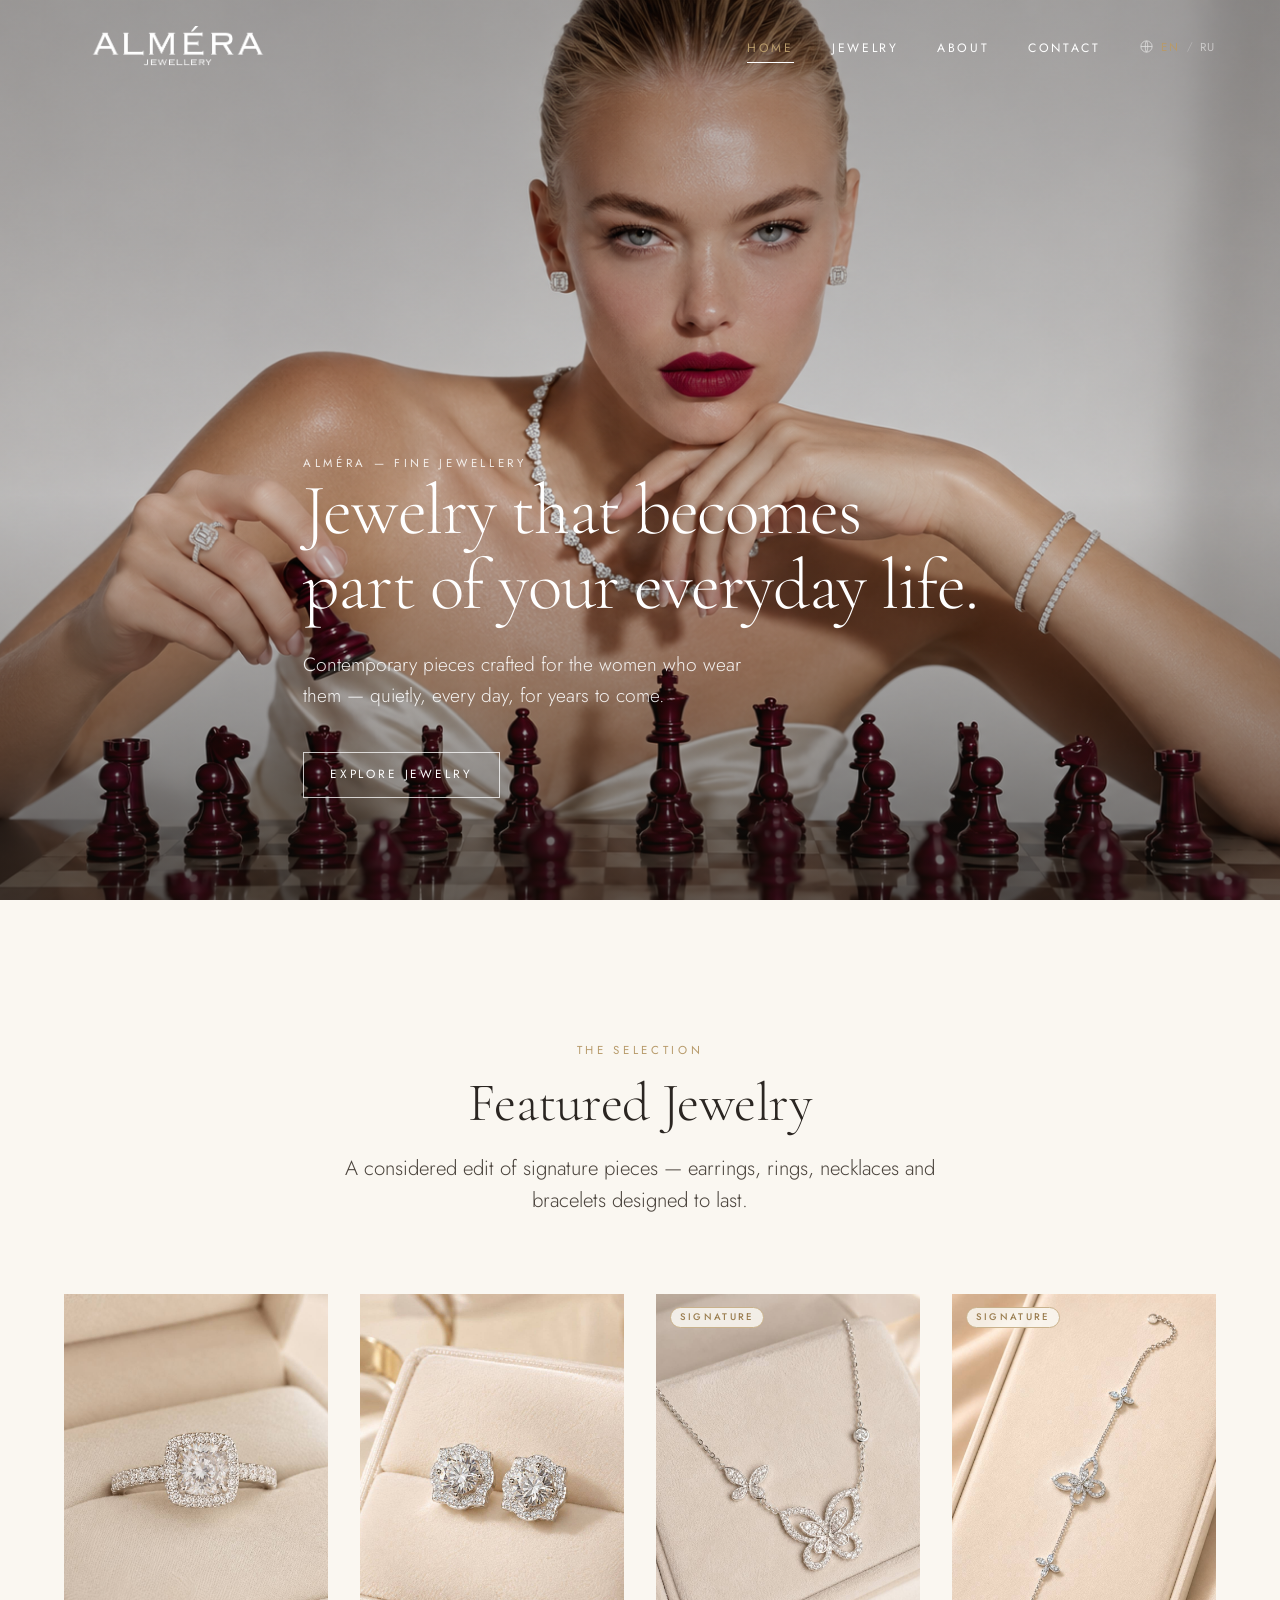
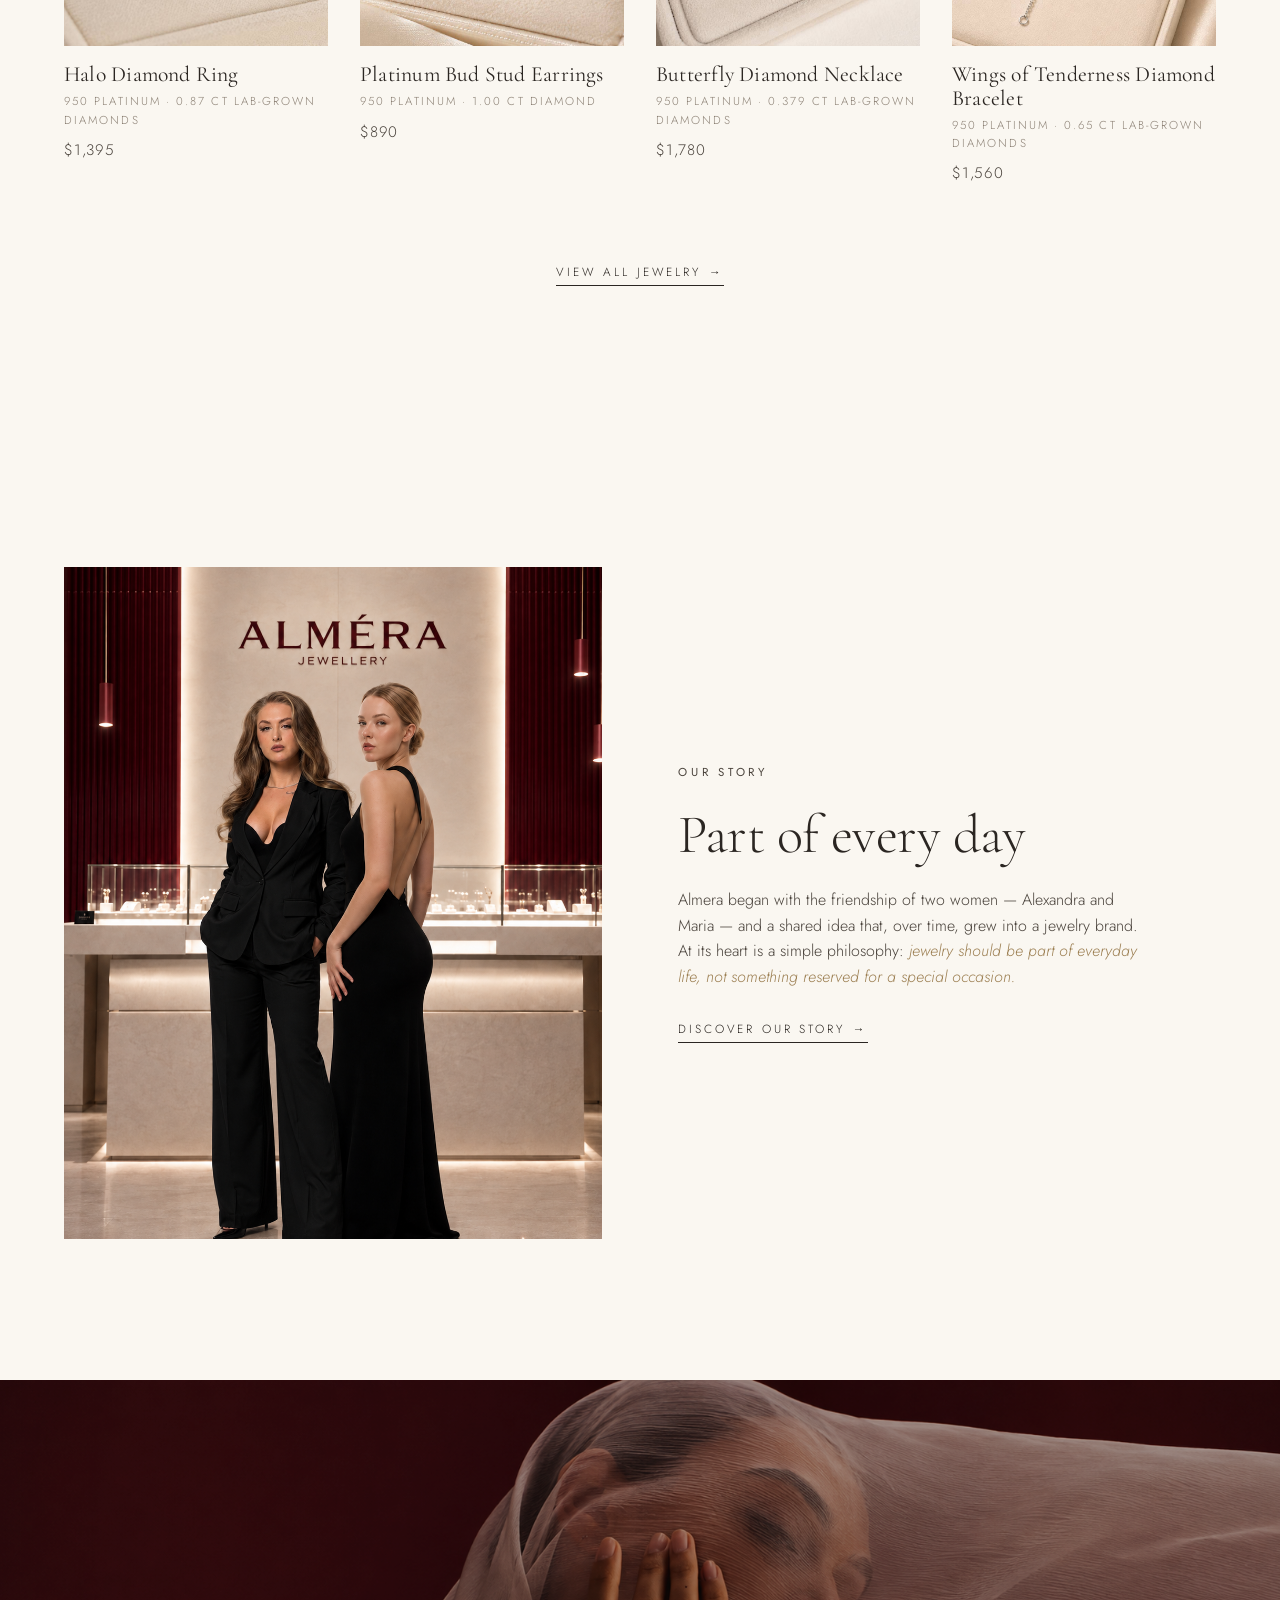
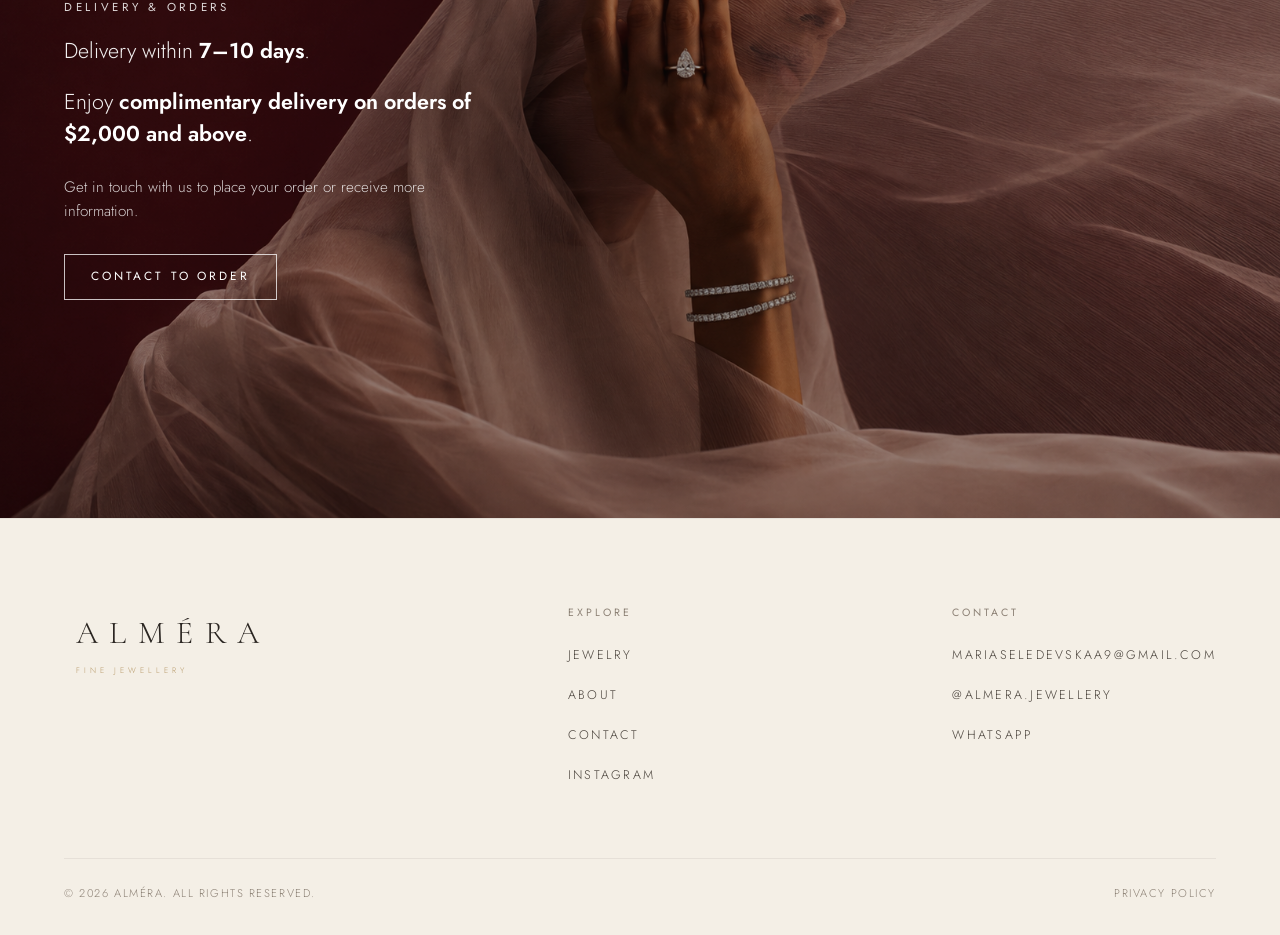
<file: index.html>
<!DOCTYPE html>
<html lang="en">
<head>
  <meta charset="UTF-8" />
  <meta name="viewport" content="width=device-width, initial-scale=1.0" />
  <title>Alméra — Fine Jewellery</title>
  <meta name="description" content="Alméra — contemporary fine jewelry made to become part of your story." />
  <!-- Open Graph / social preview -->
  <meta property="og:type" content="website" />
  <meta property="og:site_name" content="Alméra" />
  <meta property="og:title" content="Alméra — Fine Jewellery" />
  <meta property="og:description" content="Alméra — contemporary fine jewelry made to become part of your story." />
  <meta property="og:url" content="https://lobster-app-5eo4e.ondigitalocean.app/" />
  <meta property="og:image" content="https://lobster-app-5eo4e.ondigitalocean.app/img/hero-home.png" />
  <meta name="twitter:card" content="summary_large_image" />
  <meta name="twitter:title" content="Alméra — Fine Jewellery" />
  <meta name="twitter:description" content="Alméra — contemporary fine jewelry made to become part of your story." />
  <meta name="twitter:image" content="https://lobster-app-5eo4e.ondigitalocean.app/img/hero-home.png" />
  <link rel="preconnect" href="https://fonts.googleapis.com" />
  <link rel="preconnect" href="https://fonts.gstatic.com" crossorigin />
  <link href="https://fonts.googleapis.com/css2?family=Cormorant+Garamond:ital,wght@0,300;0,400;0,500;1,300&family=Jost:wght@300;400;500;600&display=swap" rel="stylesheet" />
  <link rel="stylesheet" href="css/style.css" />
</head>
<body>

  <!-- HEADER -->
  <header class="header header--onhero header--home" id="header">
    <a href="index.html" class="brand">
      <img class="brand__img brand__img--dark" src="img/logo.png" alt="Alméra Jewellery" />
      <img class="brand__img brand__img--light" src="img/logo-white.png" alt="Alméra Jewellery" />
    </a>
    <nav class="nav">
      <ul>
        <li><a href="index.html" aria-current="page" data-i18n="nav.home">Home</a></li>
        <li><a href="jewelry.html" data-i18n="nav.jewelry">Jewelry</a></li>
        <li><a href="about.html" data-i18n="nav.about">About</a></li>
        <li><a href="contact.html" data-i18n="nav.contact">Contact</a></li>
      </ul>
      <div class="lang" aria-label="Language">
        <svg class="lang__globe" viewBox="0 0 24 24" fill="none" stroke="currentColor" stroke-width="1.2"><circle cx="12" cy="12" r="9"/><path d="M3 12h18M12 3c2.6 2.8 2.6 15.2 0 18M12 3c-2.6 2.8-2.6 15.2 0 18"/></svg>
        <button class="lang__opt" data-set-lang="en">EN</button>
        <span class="lang__sep">/</span>
        <button class="lang__opt" data-set-lang="ru">RU</button>
      </div>
    </nav>
    <button class="burger" aria-label="Open menu"><span></span><span></span><span></span></button>
  </header>
  <nav class="mobile-nav">
    <a href="index.html" aria-current="page" data-i18n="nav.home">Home</a>
    <a href="jewelry.html" data-i18n="nav.jewelry">Jewelry</a>
    <a href="about.html" data-i18n="nav.about">About</a>
    <a href="contact.html" data-i18n="nav.contact">Contact</a>
    <div class="lang" aria-label="Language">
      <svg class="lang__globe" viewBox="0 0 24 24" fill="none" stroke="currentColor" stroke-width="1.2"><circle cx="12" cy="12" r="9"/><path d="M3 12h18M12 3c2.6 2.8 2.6 15.2 0 18M12 3c-2.6 2.8-2.6 15.2 0 18"/></svg>
      <button class="lang__opt" data-set-lang="en">EN</button>
      <span class="lang__sep">/</span>
      <button class="lang__opt" data-set-lang="ru">RU</button>
    </div>
  </nav>

  <!-- HERO -->
  <section class="hero">
    <div class="hero__media imgfail-target">
      <img data-fallback src="img/hero-home.png" alt="Alméra fine jewelry" />
    </div>
    <div class="wrap hero__inner">
      <p class="eyebrow reveal" style="color:rgba(255,255,255,.85)" data-i18n="hero.eyebrow">Alméra — Fine Jewellery</p>
      <h1 class="hero__title reveal reveal-2" data-i18n-html="hero.title">Jewelry that becomes<br />part of your everyday life.</h1>
      <p class="hero__sub reveal reveal-3" data-i18n="hero.sub">Contemporary pieces crafted for the women who wear them — quietly, every day, for years to come.</p>
      <div class="hero__cta reveal reveal-4">
        <a href="jewelry.html" class="btn btn--light" data-i18n="hero.cta">Explore Jewelry</a>
      </div>
    </div>
  </section>

  <!-- FEATURED JEWELRY -->
  <section class="section wrap">
    <div class="center reveal" style="max-width:640px;margin-inline:auto;">
      <p class="eyebrow" data-i18n="featured.eyebrow">The Selection</p>
      <h2 class="section-title" style="margin-top:1rem;" data-i18n="featured.title">Featured Jewelry</h2>
      <p class="lead" style="margin-top:1.2rem;" data-i18n="featured.lead">A considered edit of signature pieces — earrings, rings, necklaces and bracelets designed to last.</p>
    </div>

    <div class="grid grid--4" style="margin-top:clamp(3rem,6vw,5rem);">
      <a href="jewelry.html?view=ring-5" class="card reveal">
        <div class="card__media imgfail-target">
          <img data-fallback src="img/ring-5.jpg" alt="Halo Diamond Ring" />
        </div>
        <div class="card__body">
          <h3 class="card__name">Halo Diamond Ring</h3>
          <p class="card__meta">950 Platinum · 0.87 ct Lab-Grown Diamonds</p>
          <p class="card__price">$1,395</p>
        </div>
      </a>
      <a href="jewelry.html?view=earring-1" class="card reveal reveal-2">
        <div class="card__media imgfail-target">
          <img data-fallback src="img/earring-1.jpg" alt="Platinum Bud Stud Earrings" />
        </div>
        <div class="card__body">
          <h3 class="card__name">Platinum Bud Stud Earrings</h3>
          <p class="card__meta">950 Platinum · 1.00 ct Diamond</p>
          <p class="card__price">$890</p>
        </div>
      </a>
      <a href="jewelry.html?view=necklace-2" class="card reveal reveal-3">
        <div class="card__media imgfail-target">
          <span class="card__badge">Signature</span>
          <img data-fallback src="img/necklace-2.jpg" alt="Butterfly Diamond Necklace" />
        </div>
        <div class="card__body">
          <h3 class="card__name">Butterfly Diamond Necklace</h3>
          <p class="card__meta">950 Platinum · 0.379 ct Lab-Grown Diamonds</p>
          <p class="card__price">$1,780</p>
        </div>
      </a>
      <a href="jewelry.html?view=bracelet-2" class="card reveal reveal-4">
        <div class="card__media imgfail-target">
          <span class="card__badge">Signature</span>
          <img data-fallback src="img/bracelet-2.jpg" alt="Wings of Tenderness Diamond Bracelet" />
        </div>
        <div class="card__body">
          <h3 class="card__name">Wings of Tenderness Diamond Bracelet</h3>
          <p class="card__meta">950 Platinum · 0.65 ct Lab-Grown Diamonds</p>
          <p class="card__price">$1,560</p>
        </div>
      </a>
    </div>

    <div class="center reveal" style="margin-top:clamp(3rem,6vw,4.5rem);">
      <a href="jewelry.html" class="link-under"><span data-i18n="featured.viewall">View all jewelry</span> <span class="arrow">→</span></a>
    </div>
  </section>

  <!-- STORYTELLING -->
  <section class="section wrap">
    <div class="split reveal">
      <div class="split__media imgfail-target">
        <img data-fallback src="img/story.png" alt="Alméra — our story" />
      </div>
      <div class="split__body">
        <p class="eyebrow" data-i18n="story.eyebrow">Our Story</p>
        <h2 class="section-title" data-i18n="story.title">Part of every day</h2>
        <p data-i18n-html="story.p1">Almera began with the friendship of two women — Alexandra and Maria — and a shared idea that, over time, grew into a jewelry brand. At its heart is a simple philosophy: <span class="hl">jewelry should be part of everyday life, not something reserved for a special occasion.</span></p>
        <a href="about.html" class="link-under"><span data-i18n="story.link">Discover our story</span> <span class="arrow">→</span></a>
      </div>
    </div>
  </section>

  <!-- EDITORIAL — DELIVERY -->
  <section class="editorial editorial--left">
    <div class="editorial__media imgfail-target">
      <img data-fallback src="img/editorial-home.png" alt="Alméra editorial campaign" />
    </div>
    <div class="editorial__left reveal">
      <div class="editorial__panel">
        <p class="eyebrow" data-i18n="ship.title">Delivery &amp; Orders</p>
        <p class="editorial__line" data-i18n-html="ship.line1">Delivery within <strong>7–10 days</strong>.</p>
        <p class="editorial__line" data-i18n-html="ship.line2">Enjoy <strong>complimentary delivery on orders of $2,000 and above</strong>.</p>
        <p class="editorial__cap" data-i18n="ship.caption">Get in touch with us to place your order or receive more information.</p>
        <a class="btn btn--light" href="contact.html" data-i18n="ship.btn">Contact to Order</a>
      </div>
    </div>
  </section>

  <!-- FOOTER -->
  <footer class="footer">
    <div class="wrap">
      <div class="footer__top">
        <div class="footer__brand">Alméra<span data-i18n="footer.sub">Fine Jewellery</span></div>
        <div class="footer__col">
          <h4 data-i18n="footer.exploreH">Explore</h4>
          <nav>
            <ul>
              <li><a href="jewelry.html" data-i18n="footer.jewelry">Jewelry</a></li>
              <li><a href="about.html" data-i18n="footer.about">About</a></li>
              <li><a href="contact.html" data-i18n="footer.contact">Contact</a></li>
              <li><a href="#" onclick="return false">Instagram</a></li>
            </ul>
          </nav>
        </div>
        <div class="footer__col">
          <h4 data-i18n="footer.contactH">Contact</h4>
          <nav>
            <ul>
              <li><a href="mailto:mariaseledevskaa9@gmail.com">mariaseledevskaa9@gmail.com</a></li>
              <li><a href="#" onclick="return false">@almera.jewellery</a></li>
              <li><a href="https://wa.me/601137331597" target="_blank" rel="noopener">WhatsApp</a></li>
            </ul>
          </nav>
        </div>
      </div>
      <div class="footer__bottom">
        <span>© <span data-year>2026</span> <span data-i18n="footer.copy">Alméra. All rights reserved.</span></span>
        <a href="#" onclick="return false" data-i18n="footer.privacy">Privacy Policy</a>
      </div>
    </div>
  </footer>

  <script src="js/main.js"></script>
  <script src="js/i18n.js"></script>
</body>
</html>
</file>
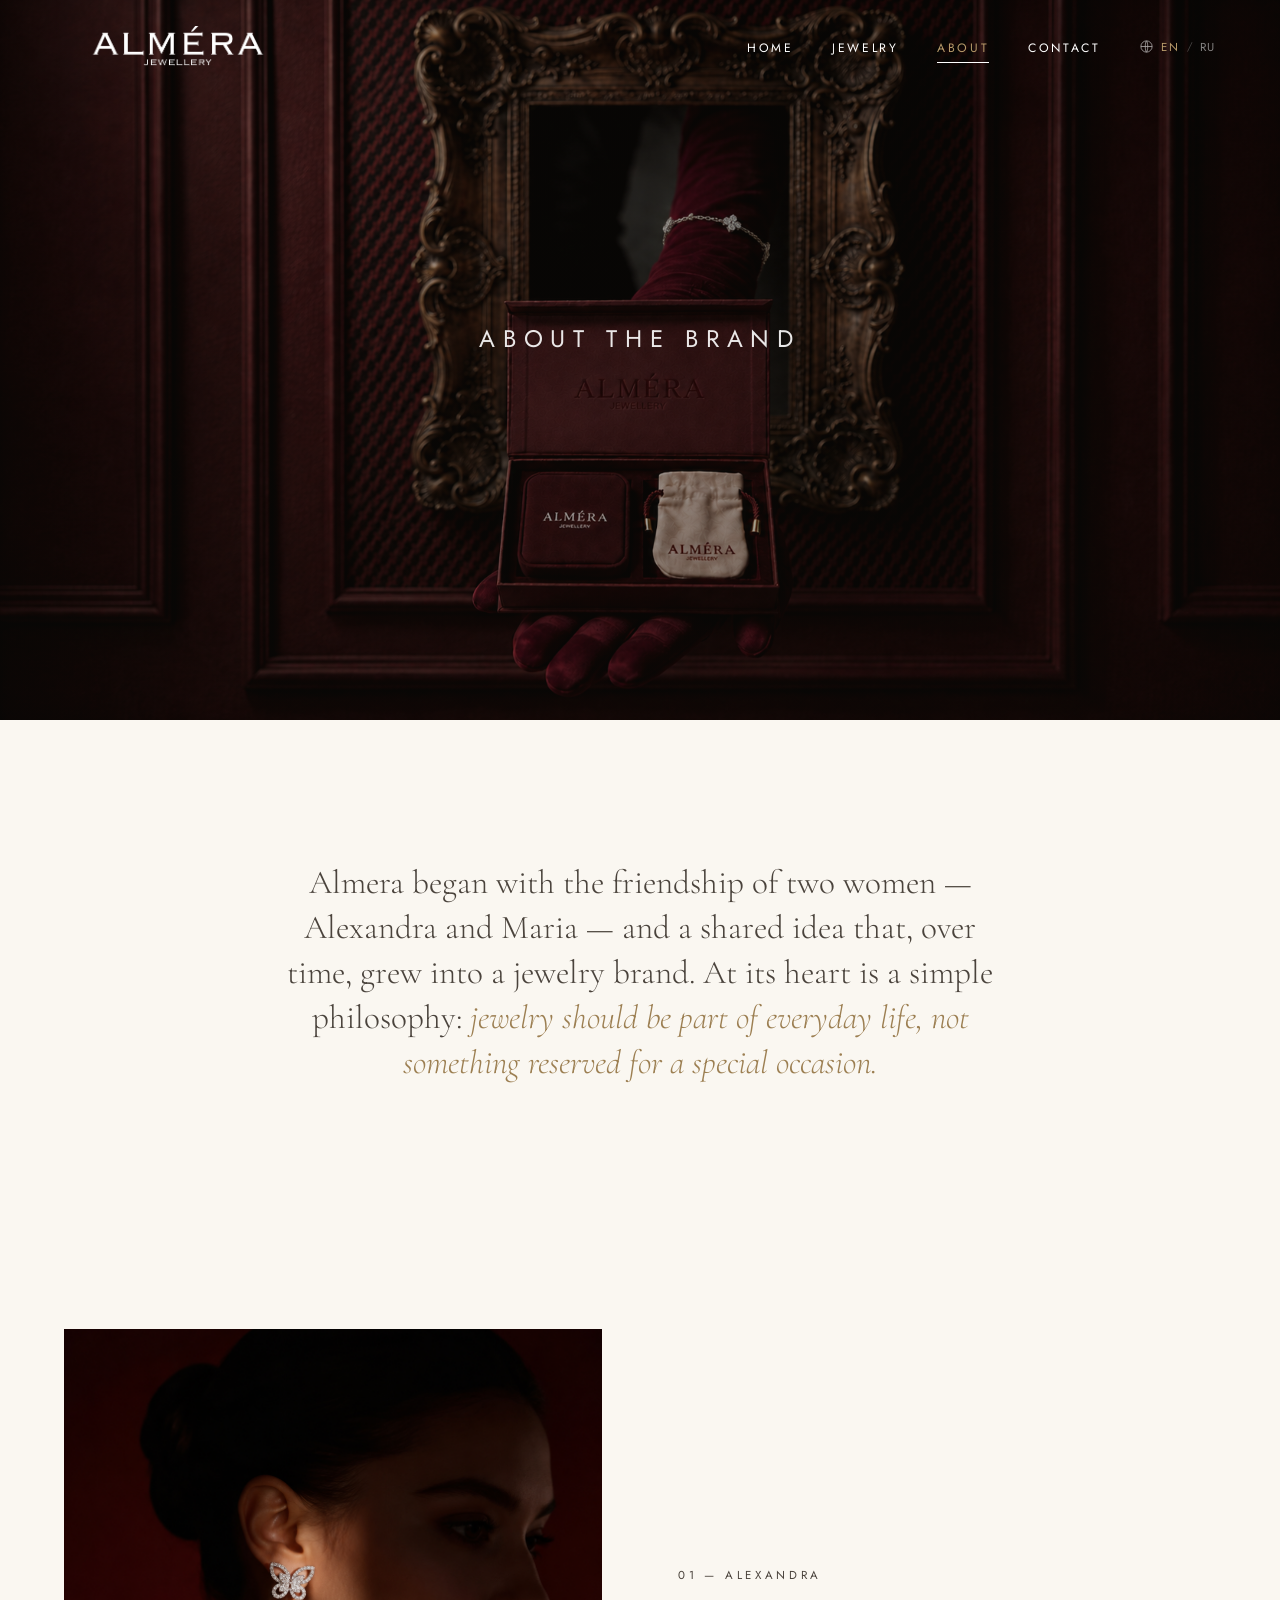
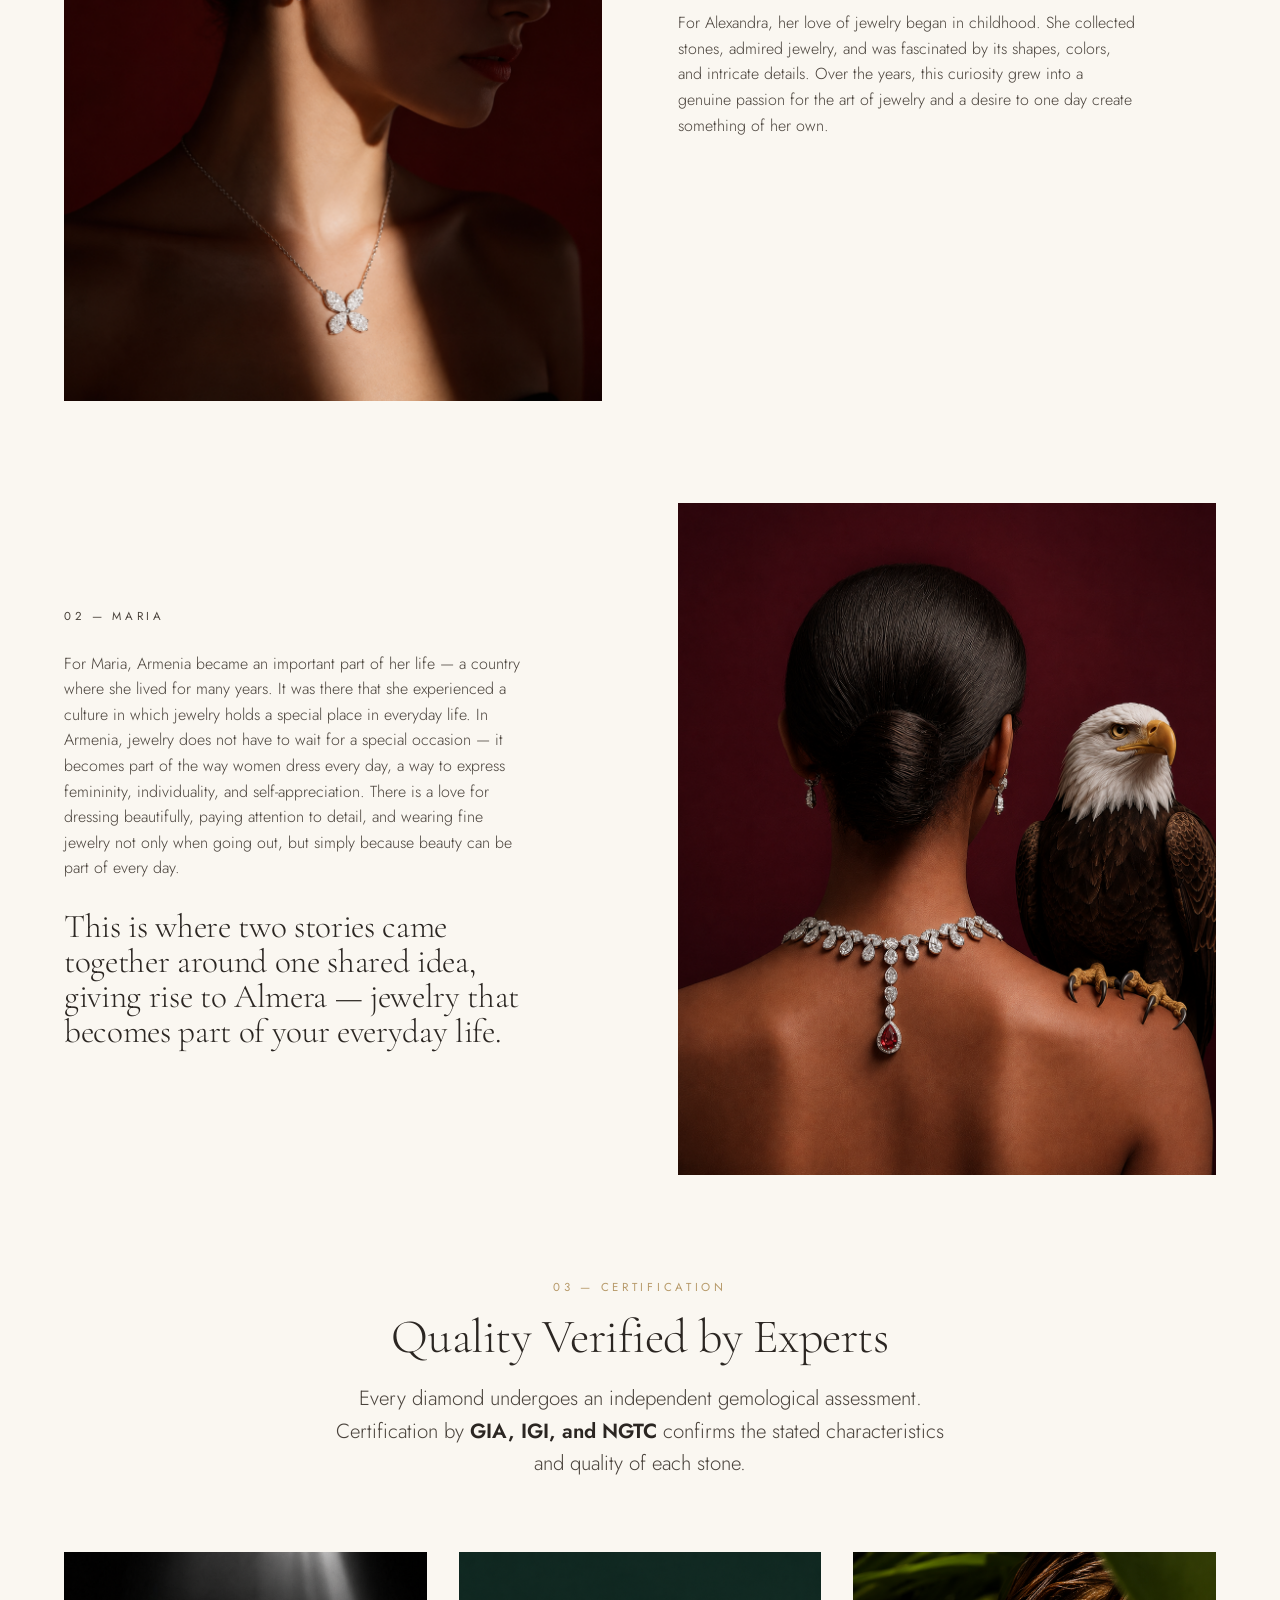
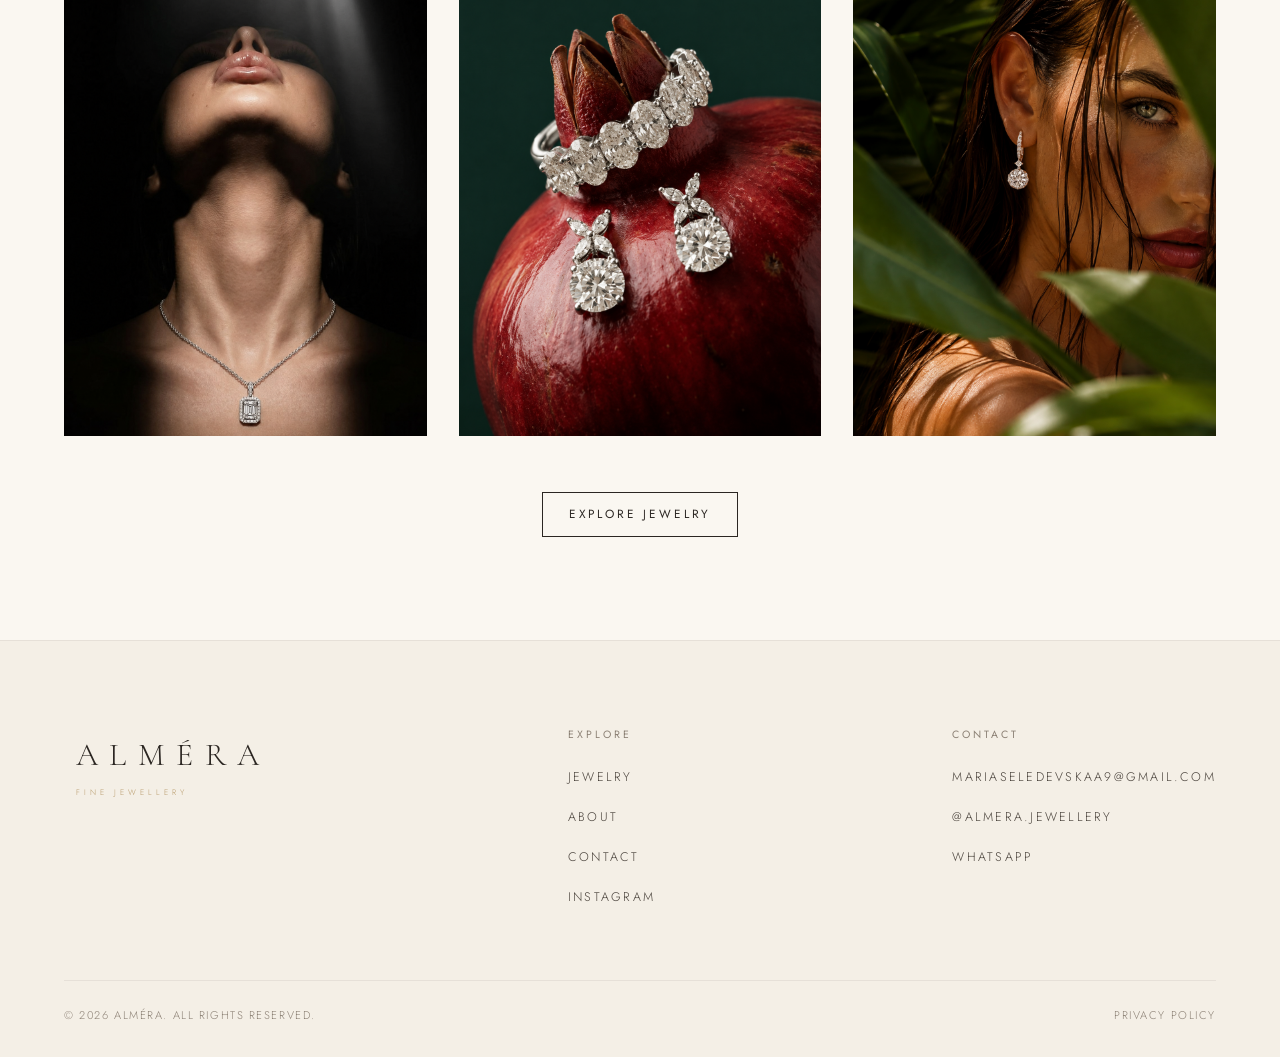
<file: about.html>
<!DOCTYPE html>
<html lang="en">
<head>
  <meta charset="UTF-8" />
  <meta name="viewport" content="width=device-width, initial-scale=1.0" />
  <title>About — Alméra</title>
  <meta name="description" content="The story of Alméra — contemporary fine jewelry, made to last." />
  <!-- Open Graph / social preview -->
  <meta property="og:type" content="website" />
  <meta property="og:site_name" content="Alméra" />
  <meta property="og:title" content="About — Alméra" />
  <meta property="og:description" content="The story of Alméra — contemporary fine jewelry, made to last." />
  <meta property="og:url" content="https://lobster-app-5eo4e.ondigitalocean.app/about.html" />
  <meta property="og:image" content="https://lobster-app-5eo4e.ondigitalocean.app/img/hero-home.png" />
  <meta name="twitter:card" content="summary_large_image" />
  <meta name="twitter:title" content="About — Alméra" />
  <meta name="twitter:description" content="The story of Alméra — contemporary fine jewelry, made to last." />
  <meta name="twitter:image" content="https://lobster-app-5eo4e.ondigitalocean.app/img/hero-home.png" />
  <link rel="preconnect" href="https://fonts.googleapis.com" />
  <link rel="preconnect" href="https://fonts.gstatic.com" crossorigin />
  <link href="https://fonts.googleapis.com/css2?family=Cormorant+Garamond:ital,wght@0,300;0,400;0,500;1,300&family=Jost:wght@300;400;500;600&display=swap" rel="stylesheet" />
  <link rel="stylesheet" href="css/style.css" />
</head>
<body>

  <!-- HEADER -->
  <header class="header header--onhero" id="header">
    <a href="index.html" class="brand">
      <img class="brand__img brand__img--dark" src="img/logo.png" alt="Alméra Jewellery" />
      <img class="brand__img brand__img--light" src="img/logo-white.png" alt="Alméra Jewellery" />
    </a>
    <nav class="nav">
      <ul>
        <li><a href="index.html" data-i18n="nav.home">Home</a></li>
        <li><a href="jewelry.html" data-i18n="nav.jewelry">Jewelry</a></li>
        <li><a href="about.html" aria-current="page" data-i18n="nav.about">About</a></li>
        <li><a href="contact.html" data-i18n="nav.contact">Contact</a></li>
      </ul>
      <div class="lang" aria-label="Language">
        <svg class="lang__globe" viewBox="0 0 24 24" fill="none" stroke="currentColor" stroke-width="1.2"><circle cx="12" cy="12" r="9"/><path d="M3 12h18M12 3c2.6 2.8 2.6 15.2 0 18M12 3c-2.6 2.8-2.6 15.2 0 18"/></svg>
        <button class="lang__opt" data-set-lang="en">EN</button>
        <span class="lang__sep">/</span>
        <button class="lang__opt" data-set-lang="ru">RU</button>
      </div>
    </nav>
    <button class="burger" aria-label="Open menu"><span></span><span></span><span></span></button>
  </header>
  <nav class="mobile-nav">
    <a href="index.html" data-i18n="nav.home">Home</a>
    <a href="jewelry.html" data-i18n="nav.jewelry">Jewelry</a>
    <a href="about.html" aria-current="page" data-i18n="nav.about">About</a>
    <a href="contact.html" data-i18n="nav.contact">Contact</a>
    <div class="lang" aria-label="Language">
      <svg class="lang__globe" viewBox="0 0 24 24" fill="none" stroke="currentColor" stroke-width="1.2"><circle cx="12" cy="12" r="9"/><path d="M3 12h18M12 3c2.6 2.8 2.6 15.2 0 18M12 3c-2.6 2.8-2.6 15.2 0 18"/></svg>
      <button class="lang__opt" data-set-lang="en">EN</button>
      <span class="lang__sep">/</span>
      <button class="lang__opt" data-set-lang="ru">RU</button>
    </div>
  </nav>

  <!-- HERO -->
  <section class="hero hero--page hero--about">
    <div class="hero__media imgfail-target">
      <img data-fallback src="img/about-hero.png" alt="Alméra — Our Story" />
    </div>
    <div class="wrap hero__inner">
      <p class="eyebrow reveal" style="color:rgba(255,255,255,.9)" data-i18n="ab.eyebrow">About the Brand</p>
    </div>
  </section>

  <!-- INTRO -->
  <section class="section wrap">
    <div class="about-intro reveal">
      <p data-i18n-html="ab.intro">Almera began with the friendship of two women — Alexandra and Maria — and a shared idea that, over time, grew into a jewelry brand. At its heart is a simple philosophy: <span class="hl">jewelry should be part of everyday life, not something reserved for a special occasion.</span></p>
    </div>
  </section>

  <!-- THE BRAND -->
  <section class="wrap about-block">
    <div class="split reveal">
      <div class="split__media imgfail-target">
        <img data-fallback src="img/alexandra.png" alt="Alméra — Alexandra" />
      </div>
      <div class="split__body">
        <p class="eyebrow" data-i18n="ab.b1.eyebrow">01 — Alexandra</p>
        <p data-i18n="ab.b1.p1" style="margin-top:1.2rem;">For Alexandra, her love of jewelry began in childhood. She collected stones, admired jewelry, and was fascinated by its shapes, colors, and intricate details. Over the years, this curiosity grew into a genuine passion for the art of jewelry and a desire to one day create something of her own.</p>
      </div>
    </div>
  </section>

  <!-- OUR PHILOSOPHY -->
  <section class="wrap about-block">
    <div class="split split--reverse reveal">
      <div class="split__media imgfail-target">
        <img data-fallback src="img/our-story.png" alt="Alméra — Maria & Armenia" />
      </div>
      <div class="split__body">
        <p class="eyebrow" data-i18n="ab.b2.eyebrow">02 — Maria</p>
        <p data-i18n="ab.b2.p1" style="margin-top:1.2rem;">For Maria, Armenia became an important part of her life — a country where she lived for many years. It was there that she experienced a culture in which jewelry holds a special place in everyday life. In Armenia, jewelry does not have to wait for a special occasion — it becomes part of the way women dress every day, a way to express femininity, individuality, and self-appreciation. There is a love for dressing beautifully, paying attention to detail, and wearing fine jewelry not only when going out, but simply because beauty can be part of every day.</p>
        <h2 class="section-title" style="margin-top:1.8rem;font-size:clamp(1.5rem,2.6vw,2.1rem);" data-i18n="ab.b2.p2">This is where two stories came together around one shared idea, giving rise to Almera — jewelry that becomes part of your everyday life.</h2>
      </div>
    </div>
  </section>

  <!-- CRAFT & DETAILS -->
  <section class="wrap about-block">
    <div class="center reveal" style="max-width:620px;margin-inline:auto;">
      <p class="eyebrow" data-i18n="ab.b3.eyebrow">03 — Certification</p>
      <h2 class="section-title section-title--oneline" style="margin-top:1rem;" data-i18n="ab.b3.title">Quality Verified by Experts</h2>
      <p class="lead" style="margin-top:1.2rem;" data-i18n-html="ab.b3.lead">Every diamond undergoes an independent gemological assessment. Certification by <strong>GIA, IGI, and NGTC</strong> confirms the stated characteristics and quality of each stone.</p>
    </div>

    <div class="grid grid--3 reveal" style="margin-top:clamp(3rem,6vw,4.5rem);">
      <figure class="figure-tall imgfail-target">
        <img data-fallback src="img/craft-1.png" alt="Materials" />
      </figure>
      <figure class="figure-tall imgfail-target">
        <img data-fallback src="img/craft-2.png" alt="Stones" />
      </figure>
      <figure class="figure-tall imgfail-target">
        <img data-fallback src="img/craft-3.png" alt="Handcraft" />
      </figure>
    </div>
    <div class="center reveal" style="margin-top:clamp(2.5rem,5vw,3.5rem);">
      <a href="jewelry.html" class="btn" data-i18n="ab.cta">Explore Jewelry</a>
    </div>
  </section>

  <!-- FOOTER -->
  <footer class="footer">
    <div class="wrap">
      <div class="footer__top">
        <div class="footer__brand">Alméra<span data-i18n="footer.sub">Fine Jewellery</span></div>
        <div class="footer__col">
          <h4 data-i18n="footer.exploreH">Explore</h4>
          <nav><ul>
            <li><a href="jewelry.html" data-i18n="footer.jewelry">Jewelry</a></li>
            <li><a href="about.html" data-i18n="footer.about">About</a></li>
            <li><a href="contact.html" data-i18n="footer.contact">Contact</a></li>
            <li><a href="#" onclick="return false">Instagram</a></li>
          </ul></nav>
        </div>
        <div class="footer__col">
          <h4 data-i18n="footer.contactH">Contact</h4>
          <nav><ul>
            <li><a href="mailto:mariaseledevskaa9@gmail.com">mariaseledevskaa9@gmail.com</a></li>
            <li><a href="#" onclick="return false">@almera.jewellery</a></li>
            <li><a href="https://wa.me/601137331597" target="_blank" rel="noopener">WhatsApp</a></li>
          </ul></nav>
        </div>
      </div>
      <div class="footer__bottom">
        <span>© <span data-year>2026</span> <span data-i18n="footer.copy">Alméra. All rights reserved.</span></span>
        <a href="#" onclick="return false" data-i18n="footer.privacy">Privacy Policy</a>
      </div>
    </div>
  </footer>

  <script src="js/main.js"></script>
  <script src="js/i18n.js"></script>
</body>
</html>
</file>
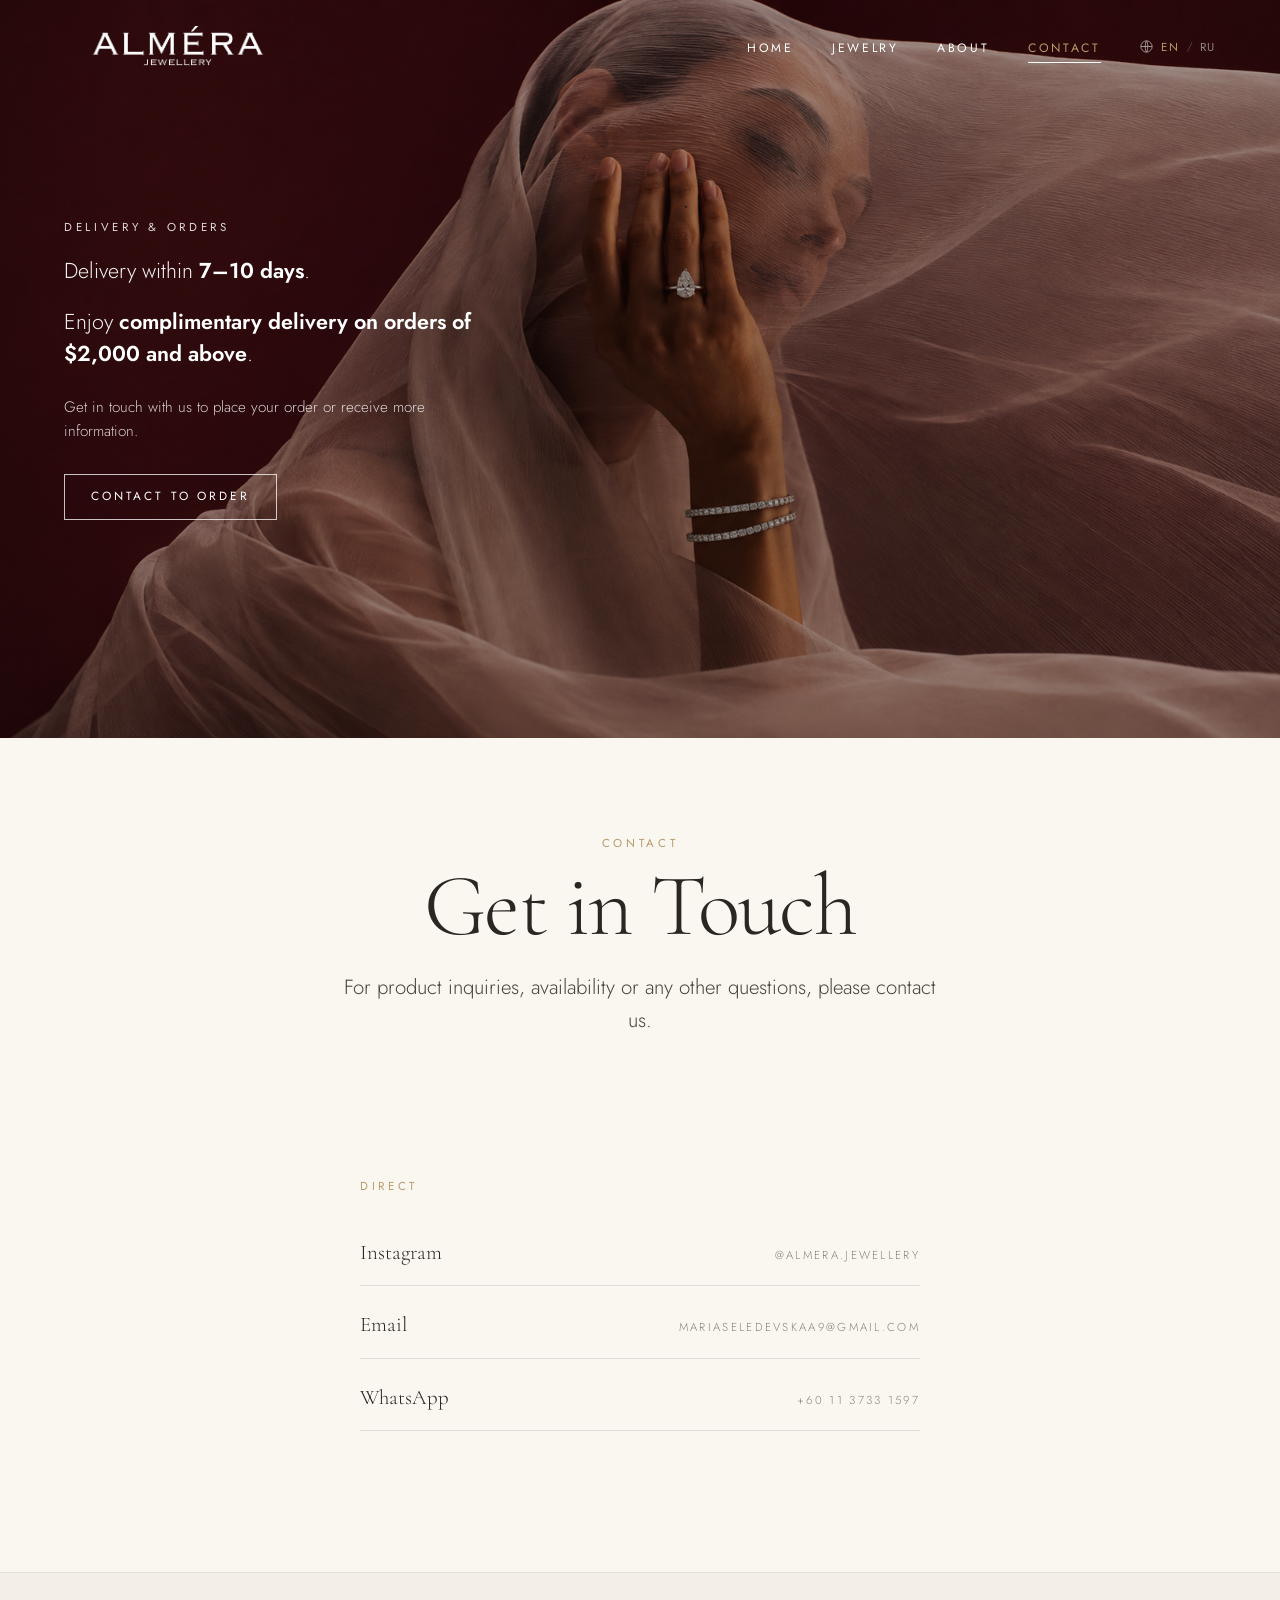
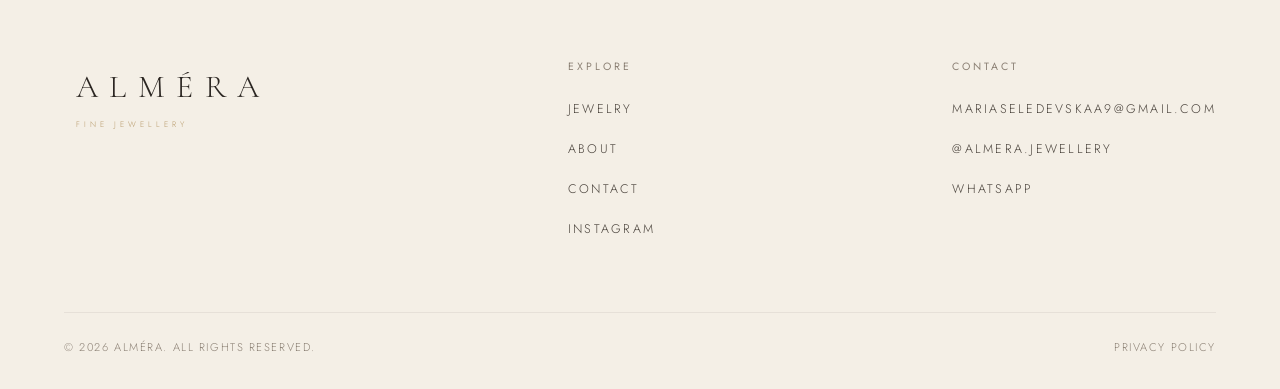
<file: contact.html>
<!DOCTYPE html>
<html lang="en">
<head>
  <meta charset="UTF-8" />
  <meta name="viewport" content="width=device-width, initial-scale=1.0" />
  <title>Contact — Alméra</title>
  <meta name="description" content="Get in touch with Alméra for product inquiries, availability and private appointments." />
  <!-- Open Graph / social preview -->
  <meta property="og:type" content="website" />
  <meta property="og:site_name" content="Alméra" />
  <meta property="og:title" content="Contact — Alméra" />
  <meta property="og:description" content="Get in touch with Alméra for product inquiries, availability and private appointments." />
  <meta property="og:url" content="https://lobster-app-5eo4e.ondigitalocean.app/contact.html" />
  <meta property="og:image" content="https://lobster-app-5eo4e.ondigitalocean.app/img/hero-home.png" />
  <meta name="twitter:card" content="summary_large_image" />
  <meta name="twitter:title" content="Contact — Alméra" />
  <meta name="twitter:description" content="Get in touch with Alméra for product inquiries, availability and private appointments." />
  <meta name="twitter:image" content="https://lobster-app-5eo4e.ondigitalocean.app/img/hero-home.png" />
  <link rel="preconnect" href="https://fonts.googleapis.com" />
  <link rel="preconnect" href="https://fonts.gstatic.com" crossorigin />
  <link href="https://fonts.googleapis.com/css2?family=Cormorant+Garamond:ital,wght@0,300;0,400;0,500;1,300&family=Jost:wght@300;400;500;600&display=swap" rel="stylesheet" />
  <link rel="stylesheet" href="css/style.css" />
</head>
<body>

  <!-- HEADER -->
  <header class="header header--onhero" id="header">
    <a href="index.html" class="brand">
      <img class="brand__img brand__img--dark" src="img/logo.png" alt="Alméra Jewellery" />
      <img class="brand__img brand__img--light" src="img/logo-white.png" alt="Alméra Jewellery" />
    </a>
    <nav class="nav">
      <ul>
        <li><a href="index.html" data-i18n="nav.home">Home</a></li>
        <li><a href="jewelry.html" data-i18n="nav.jewelry">Jewelry</a></li>
        <li><a href="about.html" data-i18n="nav.about">About</a></li>
        <li><a href="contact.html" aria-current="page" data-i18n="nav.contact">Contact</a></li>
      </ul>
      <div class="lang" aria-label="Language">
        <svg class="lang__globe" viewBox="0 0 24 24" fill="none" stroke="currentColor" stroke-width="1.2"><circle cx="12" cy="12" r="9"/><path d="M3 12h18M12 3c2.6 2.8 2.6 15.2 0 18M12 3c-2.6 2.8-2.6 15.2 0 18"/></svg>
        <button class="lang__opt" data-set-lang="en">EN</button>
        <span class="lang__sep">/</span>
        <button class="lang__opt" data-set-lang="ru">RU</button>
      </div>
    </nav>
    <button class="burger" aria-label="Open menu"><span></span><span></span><span></span></button>
  </header>
  <nav class="mobile-nav">
    <a href="index.html" data-i18n="nav.home">Home</a>
    <a href="jewelry.html" data-i18n="nav.jewelry">Jewelry</a>
    <a href="about.html" data-i18n="nav.about">About</a>
    <a href="contact.html" aria-current="page" data-i18n="nav.contact">Contact</a>
    <div class="lang" aria-label="Language">
      <svg class="lang__globe" viewBox="0 0 24 24" fill="none" stroke="currentColor" stroke-width="1.2"><circle cx="12" cy="12" r="9"/><path d="M3 12h18M12 3c2.6 2.8 2.6 15.2 0 18M12 3c-2.6 2.8-2.6 15.2 0 18"/></svg>
      <button class="lang__opt" data-set-lang="en">EN</button>
      <span class="lang__sep">/</span>
      <button class="lang__opt" data-set-lang="ru">RU</button>
    </div>
  </nav>

  <!-- DELIVERY BANNER -->
  <section class="editorial editorial--left">
    <div class="editorial__media imgfail-target">
      <img data-fallback src="img/editorial-home.png" alt="Alméra editorial campaign" />
    </div>
    <div class="editorial__left reveal">
      <div class="editorial__panel">
        <p class="eyebrow" data-i18n="ship.title">Delivery &amp; Orders</p>
        <p class="editorial__line" data-i18n-html="ship.line1">Delivery within <strong>7–10 days</strong>.</p>
        <p class="editorial__line" data-i18n-html="ship.line2">Enjoy <strong>complimentary delivery on orders of $2,000 and above</strong>.</p>
        <p class="editorial__cap" data-i18n="ship.caption">Get in touch with us to place your order or receive more information.</p>
        <a class="btn btn--light" href="https://wa.me/601137331597" target="_blank" rel="noopener" data-i18n="ship.btn">Contact to Order</a>
      </div>
    </div>
  </section>

  <!-- HEADING -->
  <section class="wrap" style="padding-top:clamp(4rem,8vw,6rem);">
    <div class="center reveal" style="max-width:620px;margin-inline:auto;">
      <p class="eyebrow" data-i18n="ct.eyebrow">Contact</p>
      <h1 class="display" style="font-size:clamp(3rem,8vw,5.5rem);margin-top:0.6rem;" data-i18n="ct.title">Get in Touch</h1>
      <p class="lead" style="margin-top:1.2rem;" data-i18n="ct.lead">For product inquiries, availability or any other questions, please contact us.</p>
    </div>
  </section>

  <!-- CONTACT CHANNELS -->
  <section class="section wrap">
    <div class="reveal" style="max-width:560px;margin-inline:auto;">
      <p class="eyebrow" data-i18n="ct.direct">Direct</p>
      <div class="contact-channels">
        <a href="#" onclick="return false"><span class="value">Instagram</span><span class="label">@almera.jewellery</span></a>
        <a href="mailto:mariaseledevskaa9@gmail.com"><span class="value">Email</span><span class="label">mariaseledevskaa9@gmail.com</span></a>
        <a href="https://wa.me/601137331597" target="_blank" rel="noopener"><span class="value">WhatsApp</span><span class="label">+60 11 3733 1597</span></a>
      </div>
    </div>
  </section>

  <!-- FOOTER -->
  <footer class="footer">
    <div class="wrap">
      <div class="footer__top">
        <div class="footer__brand">Alméra<span data-i18n="footer.sub">Fine Jewellery</span></div>
        <div class="footer__col">
          <h4 data-i18n="footer.exploreH">Explore</h4>
          <nav><ul>
            <li><a href="jewelry.html" data-i18n="footer.jewelry">Jewelry</a></li>
            <li><a href="about.html" data-i18n="footer.about">About</a></li>
            <li><a href="contact.html" data-i18n="footer.contact">Contact</a></li>
            <li><a href="#" onclick="return false">Instagram</a></li>
          </ul></nav>
        </div>
        <div class="footer__col">
          <h4 data-i18n="footer.contactH">Contact</h4>
          <nav><ul>
            <li><a href="mailto:mariaseledevskaa9@gmail.com">mariaseledevskaa9@gmail.com</a></li>
            <li><a href="#" onclick="return false">@almera.jewellery</a></li>
            <li><a href="https://wa.me/601137331597" target="_blank" rel="noopener">WhatsApp</a></li>
          </ul></nav>
        </div>
      </div>
      <div class="footer__bottom">
        <span>© <span data-year>2026</span> <span data-i18n="footer.copy">Alméra. All rights reserved.</span></span>
        <a href="#" onclick="return false" data-i18n="footer.privacy">Privacy Policy</a>
      </div>
    </div>
  </footer>

  <script src="js/main.js"></script>
  <script src="js/i18n.js"></script>
</body>
</html>
</file>
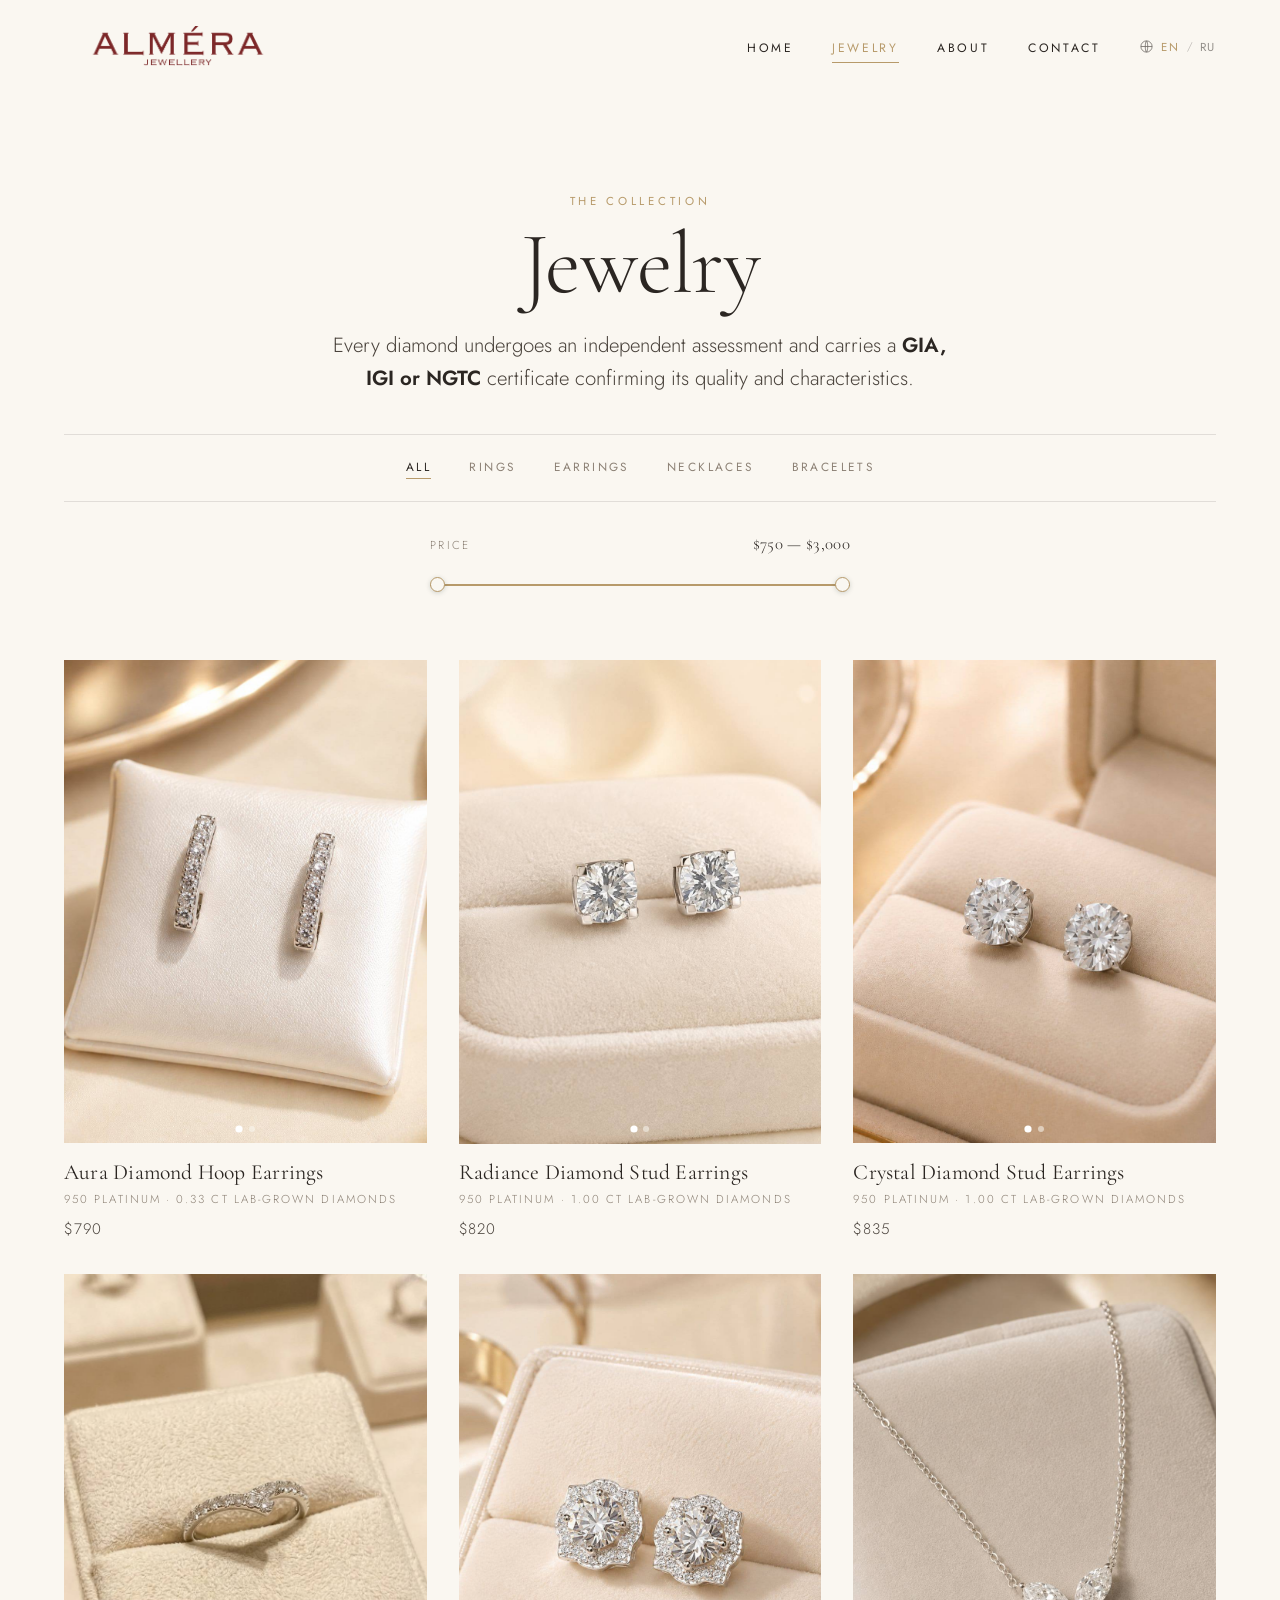
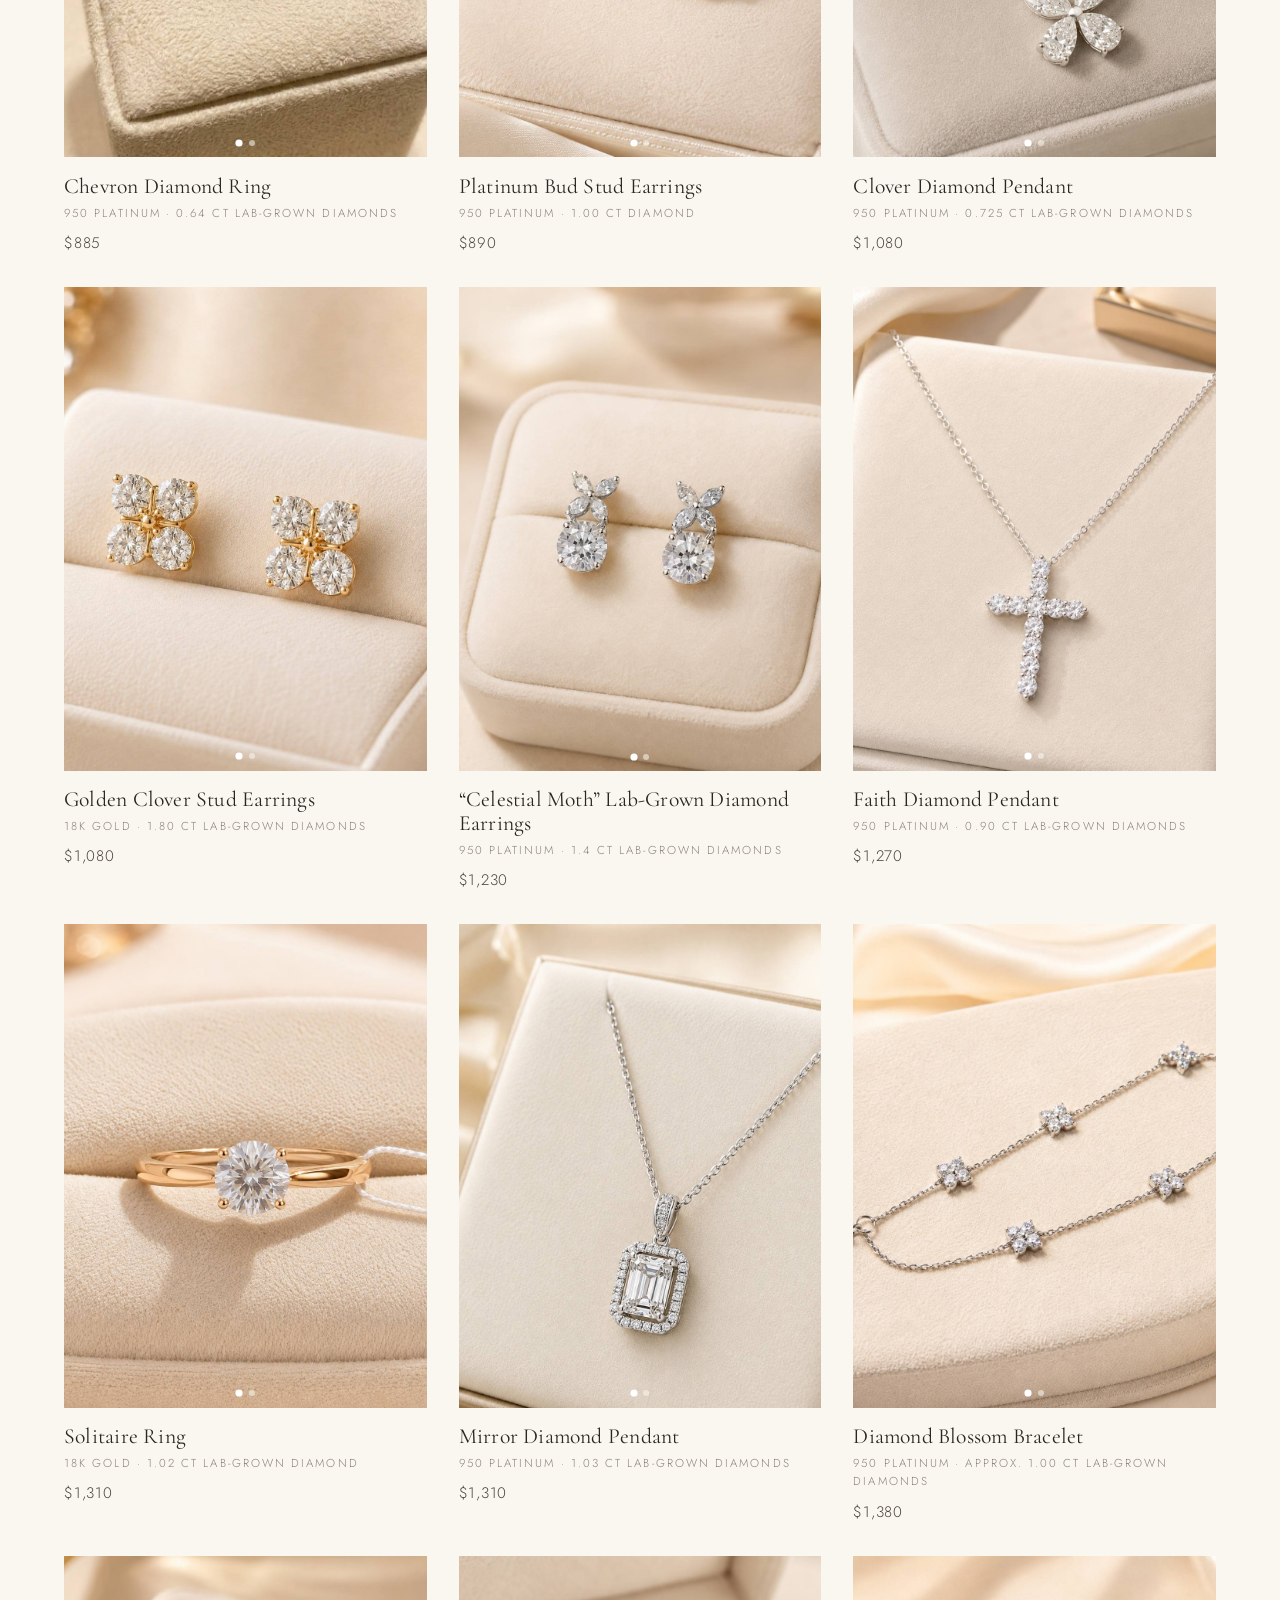
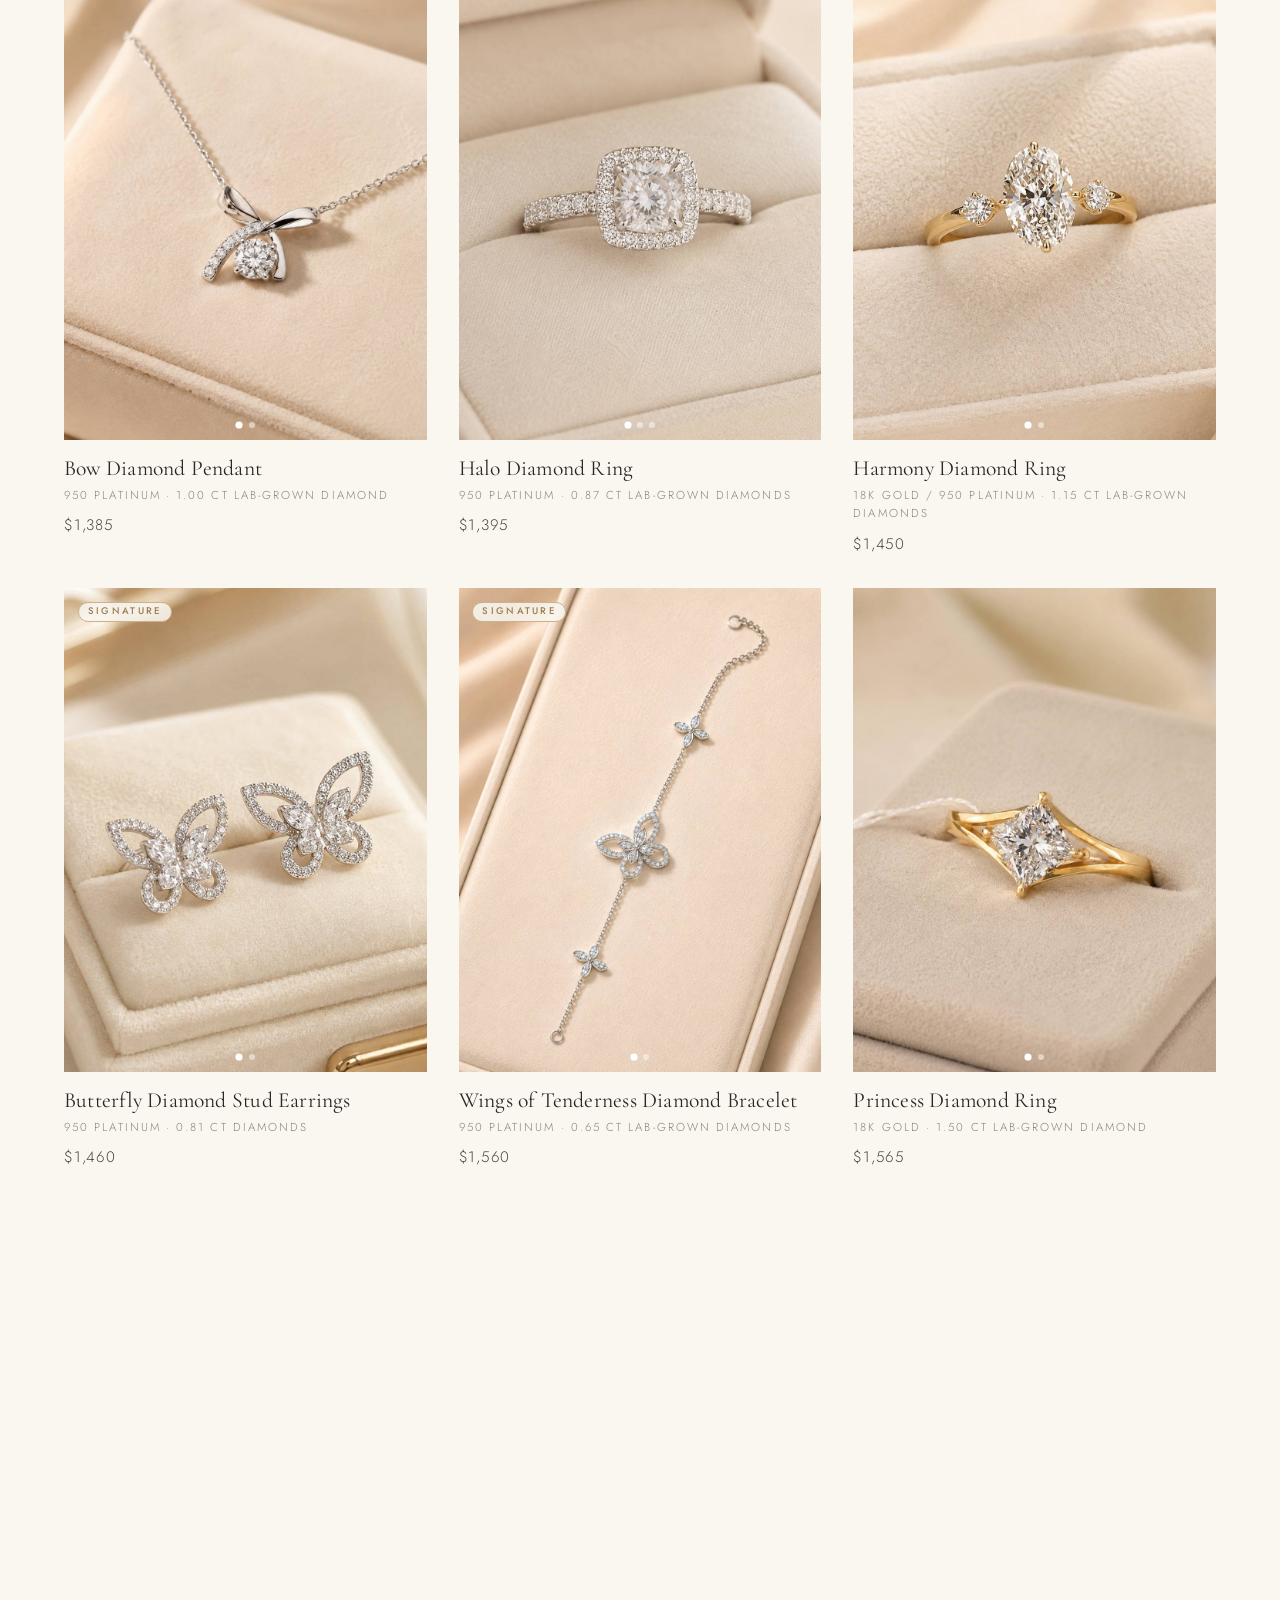
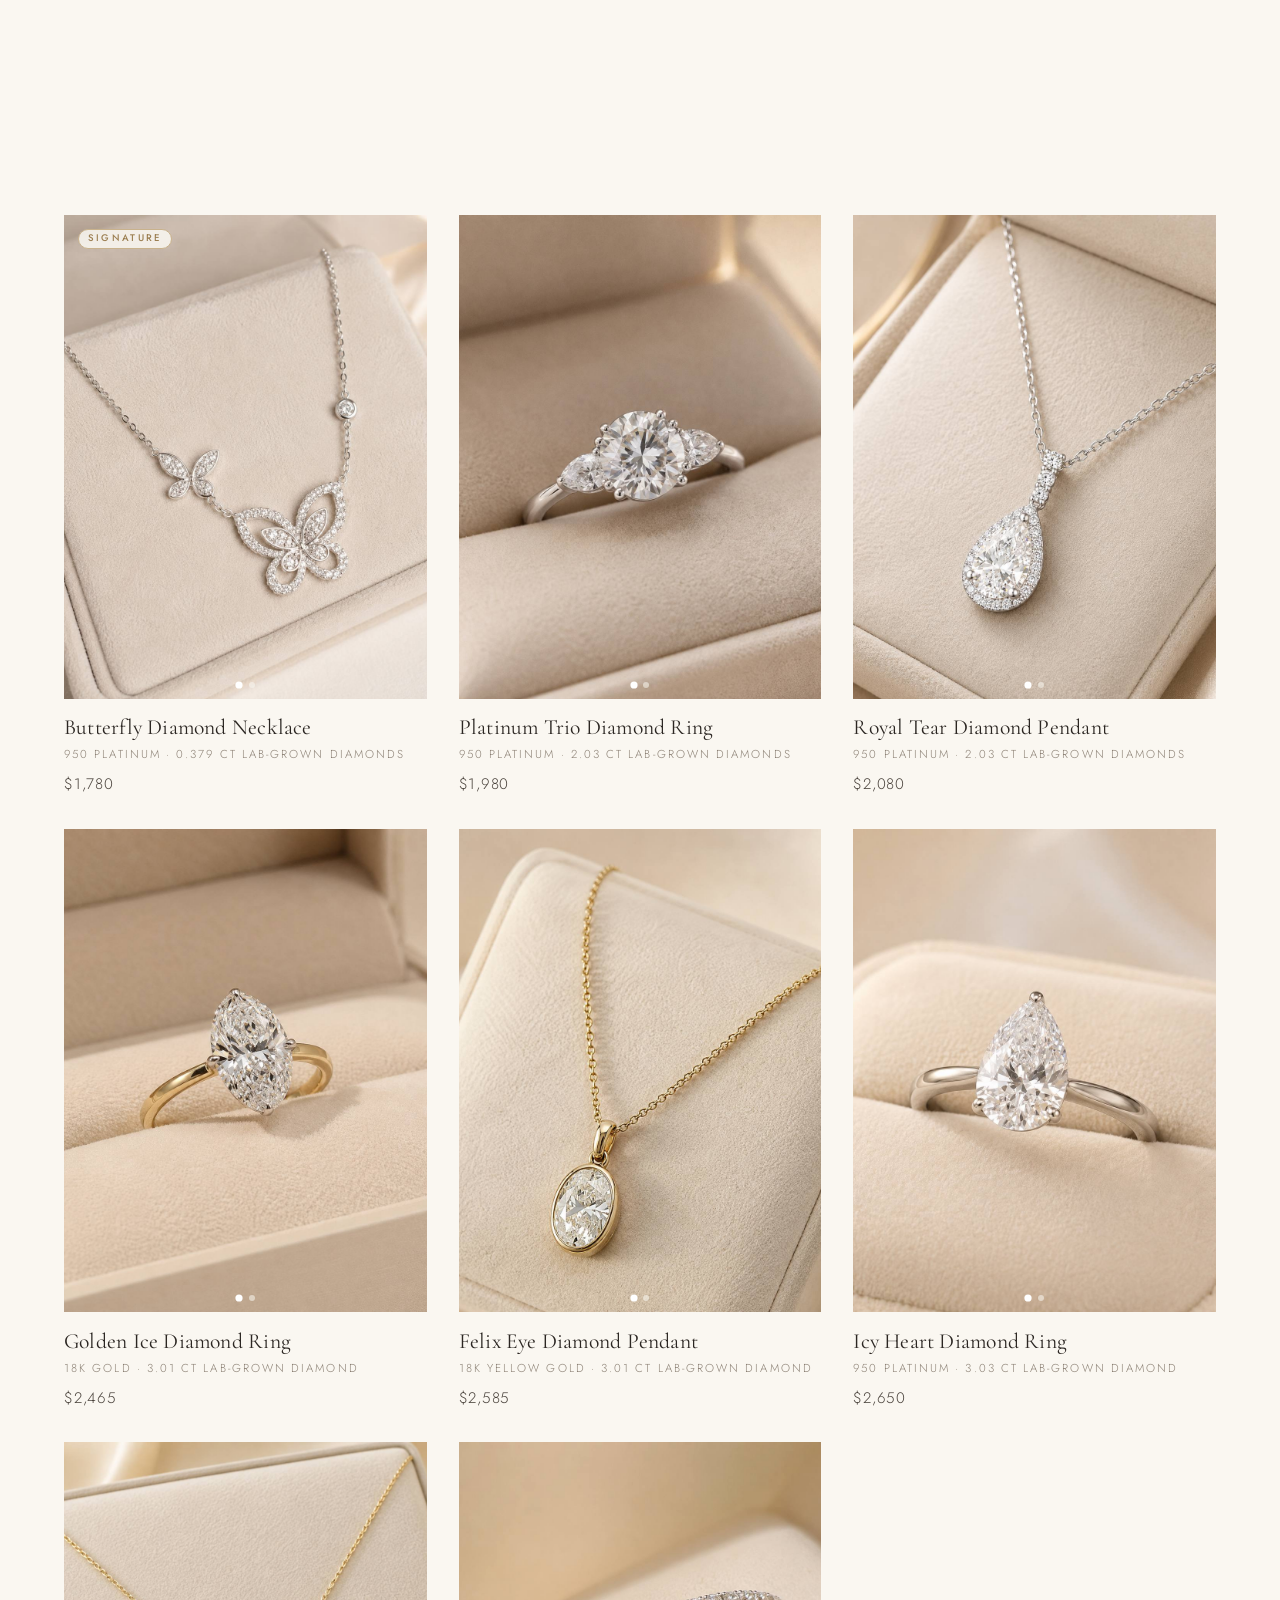
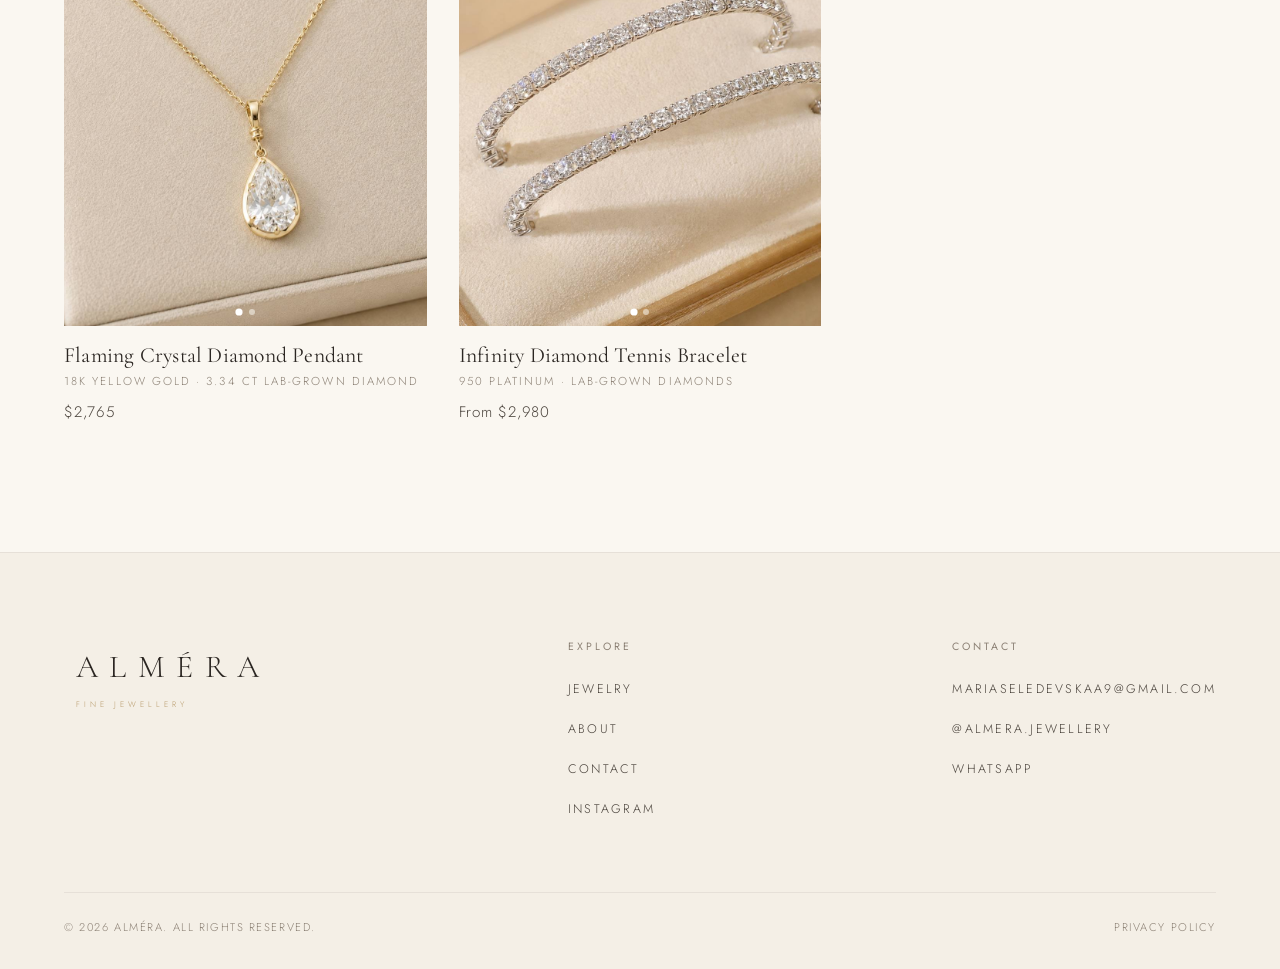
<file: jewelry.html>
<!DOCTYPE html>
<html lang="en">
<head>
  <meta charset="UTF-8" />
  <meta name="viewport" content="width=device-width, initial-scale=1.0" />
  <title>Jewelry — Alméra</title>
  <meta name="description" content="The Alméra jewelry catalogue — rings, earrings, necklaces and bracelets." />
  <!-- Open Graph / social preview -->
  <meta property="og:type" content="website" />
  <meta property="og:site_name" content="Alméra" />
  <meta property="og:title" content="Jewelry — Alméra" />
  <meta property="og:description" content="The Alméra jewelry catalogue — rings, earrings, necklaces and bracelets." />
  <meta property="og:url" content="https://lobster-app-5eo4e.ondigitalocean.app/jewelry.html" />
  <meta property="og:image" content="https://lobster-app-5eo4e.ondigitalocean.app/img/hero-home.png" />
  <meta name="twitter:card" content="summary_large_image" />
  <meta name="twitter:title" content="Jewelry — Alméra" />
  <meta name="twitter:description" content="The Alméra jewelry catalogue — rings, earrings, necklaces and bracelets." />
  <meta name="twitter:image" content="https://lobster-app-5eo4e.ondigitalocean.app/img/hero-home.png" />
  <link rel="preconnect" href="https://fonts.googleapis.com" />
  <link rel="preconnect" href="https://fonts.gstatic.com" crossorigin />
  <link href="https://fonts.googleapis.com/css2?family=Cormorant+Garamond:ital,wght@0,300;0,400;0,500;1,300&family=Jost:wght@300;400;500;600&display=swap" rel="stylesheet" />
  <link rel="stylesheet" href="css/style.css" />
</head>
<body>

  <!-- HEADER -->
  <header class="header header--solid" id="header">
    <a href="index.html" class="brand"><img class="brand__img" src="img/logo.png" alt="Alméra Jewellery" /></a>
    <nav class="nav">
      <ul>
        <li><a href="index.html" data-i18n="nav.home">Home</a></li>
        <li><a href="jewelry.html" aria-current="page" data-i18n="nav.jewelry">Jewelry</a></li>
        <li><a href="about.html" data-i18n="nav.about">About</a></li>
        <li><a href="contact.html" data-i18n="nav.contact">Contact</a></li>
      </ul>
      <div class="lang" aria-label="Language">
        <svg class="lang__globe" viewBox="0 0 24 24" fill="none" stroke="currentColor" stroke-width="1.2"><circle cx="12" cy="12" r="9"/><path d="M3 12h18M12 3c2.6 2.8 2.6 15.2 0 18M12 3c-2.6 2.8-2.6 15.2 0 18"/></svg>
        <button class="lang__opt" data-set-lang="en">EN</button>
        <span class="lang__sep">/</span>
        <button class="lang__opt" data-set-lang="ru">RU</button>
      </div>
    </nav>
    <button class="burger" aria-label="Open menu"><span></span><span></span><span></span></button>
  </header>
  <nav class="mobile-nav">
    <a href="index.html" data-i18n="nav.home">Home</a>
    <a href="jewelry.html" aria-current="page" data-i18n="nav.jewelry">Jewelry</a>
    <a href="about.html" data-i18n="nav.about">About</a>
    <a href="contact.html" data-i18n="nav.contact">Contact</a>
    <div class="lang" aria-label="Language">
      <svg class="lang__globe" viewBox="0 0 24 24" fill="none" stroke="currentColor" stroke-width="1.2"><circle cx="12" cy="12" r="9"/><path d="M3 12h18M12 3c2.6 2.8 2.6 15.2 0 18M12 3c-2.6 2.8-2.6 15.2 0 18"/></svg>
      <button class="lang__opt" data-set-lang="en">EN</button>
      <span class="lang__sep">/</span>
      <button class="lang__opt" data-set-lang="ru">RU</button>
    </div>
  </nav>

  <!-- PAGE HEADING -->
  <section class="wrap" style="padding-top:clamp(9rem,15vw,12rem);">
    <div class="center reveal" style="max-width:640px;margin-inline:auto;">
      <p class="eyebrow" data-i18n="jw.eyebrow">The Collection</p>
      <h1 class="display" style="font-size:clamp(3rem,8vw,5.5rem);margin-top:0.6rem;" data-i18n="jw.title">Jewelry</h1>
      <p class="lead" style="margin-top:1.2rem;" data-i18n-html="jw.lead">Every diamond undergoes an independent assessment and carries a <strong>GIA, IGI or NGTC</strong> certificate confirming its quality and characteristics.</p>
    </div>

    <!-- FILTERS -->
    <div class="filters reveal" data-filters>
      <button class="filter is-active" data-filter="all" data-i18n="filter.all">All</button>
      <button class="filter" data-filter="rings" data-i18n="filter.rings">Rings</button>
      <button class="filter" data-filter="earrings" data-i18n="filter.earrings">Earrings</button>
      <button class="filter" data-filter="necklaces" data-i18n="filter.necklaces">Necklaces</button>
      <button class="filter" data-filter="bracelets" data-i18n="filter.bracelets">Bracelets</button>
    </div>

    <!-- PRICE RANGE -->
    <div class="pricebar reveal" data-pricebar>
      <div class="pricebar__head">
        <span class="pricebar__label" data-i18n="price.label">Price</span>
        <span class="pricebar__values"><span data-price-min></span> — <span data-price-max></span></span>
      </div>
      <div class="pricerange">
        <div class="pricerange__track"></div>
        <div class="pricerange__fill" data-price-fill></div>
        <input type="range" class="pricerange__input" data-price-lower aria-label="Minimum price" />
        <input type="range" class="pricerange__input" data-price-upper aria-label="Maximum price" />
      </div>
    </div>
  </section>

  <!-- CATALOG GRID -->
  <section class="wrap" style="padding-block:clamp(2.5rem,5vw,4rem) clamp(4.5rem,10vw,8rem);">
    <div class="grid grid--3">

      <article class="card reveal" data-category="rings"
        data-desc="Geometry defined by brilliance. Crafted from 950 platinum, this refined V-shaped ring is fully set with rows of laboratory-grown diamonds totaling 0.64 ct. Its elegant curved silhouette creates the effect of a continuous stream of light across the finger. Featuring exceptional D–E color and VS clarity, the diamonds offer outstanding brilliance and transparency, with their characteristics confirmed by NGTC certification. A sophisticated choice for those who appreciate luxury expressed through clean, minimalist design.">
        <div class="card__media imgfail-target"><img data-fallback src="img/ring-1.jpg" data-alt-src="img/ring-1-2.jpg" alt="Chevron Diamond Ring" /></div>
        <div class="card__body"><h3 class="card__name">Chevron Diamond Ring</h3><p class="card__meta">950 Platinum · 0.64 ct Lab-Grown Diamonds</p><p class="card__price">$885</p></div>
      </article>

      <article class="card reveal reveal-2" data-category="rings"
        data-desc="A symbol of perfection in warm gold. Crafted from 18K gold, this exquisite ring features a 1.50 ct princess-cut laboratory-grown diamond held securely in a refined prong setting, creating a striking geometric silhouette. Graded D color and VVS2 clarity, the diamond delivers exceptional brilliance and purity, with its characteristics confirmed by IGI certification. The warmth of yellow gold beautifully complements the stone’s dazzling radiance, creating a timeless expression of elegance and impeccable taste.">
        <div class="card__media imgfail-target"><img data-fallback src="img/ring-2.jpg" data-alt-src="img/ring-2-2.jpg" alt="Princess Diamond Ring" /></div>
        <div class="card__body"><h3 class="card__name">Princess Diamond Ring</h3><p class="card__meta">18K Gold · 1.50 ct Lab-Grown Diamond</p><p class="card__price">$1,565</p></div>
      </article>

      <article class="card reveal reveal-3" data-category="rings"
        data-desc="Pure brilliance captured in platinum. This exceptional solitaire ring is crafted from 950 platinum and features a striking 3.03 ct pear-cut laboratory-grown diamond. The refined setting beautifully highlights the stone’s elegant silhouette and distinctive geometry. Graded D color and VVS2 clarity, the diamond radiates exceptional brilliance and crystal-clear light from every angle, with its characteristics confirmed by IGI certification. A captivating statement piece designed to command attention.">
        <div class="card__media imgfail-target"><img data-fallback src="img/ring-3.jpg" data-alt-src="img/ring-3-2.jpg" alt="Icy Heart Diamond Ring" /></div>
        <div class="card__body"><h3 class="card__name">Icy Heart Diamond Ring</h3><p class="card__meta">950 Platinum · 3.03 ct Lab-Grown Diamond</p><p class="card__price">$2,650</p></div>
      </article>

      <article class="card reveal" data-category="rings"
        data-desc="A radiant alliance of perfectly cut ovals. Crafted from 950 platinum, this exquisite ring features a continuous row of oval-cut laboratory-grown diamonds totaling 2.50 ct. Each diamond is graded D color and VVS2 clarity, delivering exceptional brilliance and purity, with its characteristics confirmed by IGI certification. The soft, flowing silhouette of the oval stones creates an uninterrupted shimmer around the finger, beautifully emphasizing the elegance of the hand. Available in three sizes for a perfect and comfortable fit.">
        <div class="card__media imgfail-target"><img data-fallback src="img/ring-4.jpg" data-alt-src="img/ring-4-2.jpg" alt="Radiant Alliance Diamond Ring" /></div>
        <div class="card__body"><h3 class="card__name">Radiant Alliance Diamond Ring</h3><p class="card__meta">950 Platinum · 2.50 ct Lab-Grown Diamonds</p><p class="card__price">$1,780</p></div>
      </article>

      <article class="card reveal reveal-2" data-category="rings"
        data-desc="Soft geometry framed in platinum. Crafted from 950 platinum, this exquisite ring features a cushion-cut laboratory-grown diamond surrounded by a delicate halo of smaller diamonds, with additional pavé-set stones adorning the band. The total diamond weight is 0.87 ct. Graded D color and VVS2 clarity, the diamonds offer exceptional brilliance and purity, with their characteristics confirmed by IGI certification. The refined halo setting visually enhances the center stone, creating a captivating effect of amplified size and dazzling radiance.">
        <div class="card__media imgfail-target"><img data-fallback src="img/ring-5.jpg" data-alt-src="img/ring-5-2.jpg,img/ring-5-3.jpg" alt="Halo Diamond Ring" /></div>
        <div class="card__body"><h3 class="card__name">Halo Diamond Ring</h3><p class="card__meta">950 Platinum · 0.87 ct Lab-Grown Diamonds</p><p class="card__price">$1,395</p></div>
      </article>

      <article class="card reveal reveal-3" data-category="rings"
        data-desc="Pure brilliance in a warm golden setting. This luxurious solitaire ring is crafted from 18K gold and features a striking 3.01 ct oval-cut laboratory-grown diamond. The impressive size of the stone creates exceptional visual presence while maintaining an elegant, timeless silhouette. Graded D color and VVS2 clarity, the diamond offers remarkable purity and brilliance, with its characteristics confirmed by IGI certification. Its icy radiance contrasts beautifully with the warmth of the gold, creating a statement piece that needs no additional embellishment to command attention.">
        <div class="card__media imgfail-target"><img data-fallback src="img/ring-6.jpg" data-alt-src="img/ring-6-2.jpg" alt="Golden Ice Diamond Ring" /></div>
        <div class="card__body"><h3 class="card__name">Golden Ice Diamond Ring</h3><p class="card__meta">18K Gold · 3.01 ct Lab-Grown Diamond</p><p class="card__price">$2,465</p></div>
      </article>

      <article class="card reveal" data-category="rings"
        data-desc="A refined harmony of platinum and light. Crafted from 950 platinum, this exquisite ring features an emerald-cut laboratory-grown diamond framed by a radiant halo of smaller diamonds. A delicate pavé-set band completes the design, creating an uninterrupted shimmer from every angle. With a total diamond weight of 1.50 ct, the stones feature exceptional D color and VVS2 clarity, with their characteristics confirmed by IGI certification. The precise geometry of the step cut lends the ring a sophisticated vintage-inspired elegance, creating a timeless statement designed to command attention.">
        <div class="card__media imgfail-target"><img data-fallback src="img/ring-7.jpg" data-alt-src="img/ring-7-2.jpg" alt="Elite Diamond Ring" /></div>
        <div class="card__body"><h3 class="card__name">Elite Diamond Ring</h3><p class="card__meta">950 Platinum · 1.50 ct Lab-Grown Diamonds</p><p class="card__price">$1,595</p></div>
      </article>

      <article class="card reveal reveal-2" data-category="rings"
        data-desc="A harmonious trio of diamonds set in platinum. Crafted from 950 platinum, this exquisite ring features a round-cut laboratory-grown center diamond, elegantly framed by two refined side stones. With a total diamond weight of 2.03 ct, the composition creates exceptional brilliance and a beautifully balanced silhouette. Graded D color and VVS2 clarity, the diamonds radiate remarkable purity and brilliance, with their characteristics confirmed by IGI certification. A timeless and symbolic three-stone design, equally captivating as an engagement ring or an elevated everyday statement.">
        <div class="card__media imgfail-target"><img data-fallback src="img/ring-8.jpg" data-alt-src="img/ring-8-2.jpg" alt="Platinum Trio Diamond Ring" /></div>
        <div class="card__body"><h3 class="card__name">Platinum Trio Diamond Ring</h3><p class="card__meta">950 Platinum · 2.03 ct Lab-Grown Diamonds</p><p class="card__price">$1,980</p></div>
      </article>

      <article class="card reveal reveal-3" data-category="rings"
        data-desc="A radiant centerpiece framed by two delicate sparks of light. This exquisite three-stone ring features a striking oval-cut laboratory-grown center diamond, elegantly complemented by two refined side stones. With a total diamond weight of 1.15 ct, the stones are graded D color and VVS2 clarity, with their exceptional characteristics confirmed by IGI certification. The ring is available in four luxurious settings — 18K yellow gold, white gold, rose gold, or 950 platinum — allowing you to choose the perfect expression of your style. Elegant, timeless, and versatile, this design transitions effortlessly from everyday sophistication to special occasions.">
        <div class="card__media imgfail-target"><img data-fallback src="img/ring-9.jpg" data-alt-src="img/ring-9-2.jpg" alt="Harmony Diamond Ring" /></div>
        <div class="card__body"><h3 class="card__name">Harmony Diamond Ring</h3><p class="card__meta">18K Gold / 950 Platinum · 1.15 ct Lab-Grown Diamonds</p><p class="card__price">$1,450</p></div>
      </article>

      <article class="card reveal" data-category="rings"
        data-desc="A timeless classic in a warm setting. This understated solitaire ring is crafted from 18K yellow gold and features a laboratory-grown diamond of perfect round-brilliant cut. The stone weighs 1.02 carats, with reference-grade characteristics: D–E color and VS clarity, confirmed by NGTC certification. The refined setting holds the stone securely, revealing its brilliance from every angle. The warm, sunlit glow of yellow gold beautifully offsets the cool, dazzling radiance of the perfect diamond — creating a luxurious, refined, and enduringly prestigious look.">
        <div class="card__media imgfail-target"><img data-fallback src="img/ring-10.jpg" data-alt-src="img/ring-10-2.jpg" alt="Solitaire Ring" /></div>
        <div class="card__body"><h3 class="card__name">Solitaire Ring</h3><p class="card__meta">18K Gold · 1.02 ct Lab-Grown Diamond</p><p class="card__price">$1,310</p></div>
      </article>

      <article class="card reveal reveal-2" data-category="earrings"
        data-desc="Radiance captured in bloom. Delicate multi-faceted flower buds crafted from 950 platinum, each centered with a D color, VS clarity diamond. With a total diamond weight of 1.00 carat per pair, the sculpted petal setting enhances the brilliance of each stone, making the diamonds appear even larger. Accompanied by an IGI certificate, these earrings are a timeless symbol of refined elegance and impeccable craftsmanship.">
        <div class="card__media imgfail-target"><img data-fallback src="img/earring-1.jpg" data-alt-src="img/earring-1-2.jpg" alt="Platinum Bud Stud Earrings" /></div>
        <div class="card__body"><h3 class="card__name">Platinum Bud Stud Earrings</h3><p class="card__meta">950 Platinum · 1.00 ct Diamond</p><p class="card__price">$890</p></div>
      </article>

      <article class="card reveal" data-category="necklaces"
        data-desc="A delicate expression of elegance in platinum. Crafted from 950 platinum, this exquisite pendant features two gracefully intertwined lines — one polished to a smooth finish, the other adorned with a delicate pavé of diamonds that enhances the brilliance of the 1.00 ct laboratory-grown center diamond. Graded D–E color and VS clarity, the center diamond radiates exceptional brilliance, with its characteristics confirmed by NGTC certification. Refined and versatile, this elegant pendant brings a sophisticated touch of light to any look.">
        <div class="card__media imgfail-target"><img data-fallback src="img/necklace-1.jpg" data-alt-src="img/necklace-1-2.jpg" alt="Bow Diamond Pendant" /></div>
        <div class="card__body"><h3 class="card__name">Bow Diamond Pendant</h3><p class="card__meta">950 Platinum · 1.00 ct Lab-Grown Diamond</p><p class="card__price">$1,385</p></div>
      </article>

      <article class="card reveal reveal-2" data-category="necklaces"
        data-desc="A delicate lacework of platinum and light. Crafted from 950 platinum, this exquisite necklace features two graceful openwork butterflies — one larger and one smaller — appearing to float effortlessly along a fine chain. Laboratory-grown diamonds totaling 0.379 ct are delicately set along the contours of the wings, creating a soft and captivating shimmer. The exceptional quality and authenticity of the diamonds are confirmed by NGTC certification. Refined, feminine, and effortlessly versatile, this necklace brings a sense of lightness and understated luxury to both everyday looks and elegant evening ensembles.">
        <div class="card__media imgfail-target"><span class="card__badge">Signature</span><img data-fallback src="img/necklace-2.jpg" data-alt-src="img/necklace-2-2.jpg" alt="Butterfly Diamond Necklace" /></div>
        <div class="card__body"><h3 class="card__name">Butterfly Diamond Necklace</h3><p class="card__meta">950 Platinum · 0.379 ct Lab-Grown Diamonds</p><p class="card__price">$1,780</p></div>
      </article>

      <article class="card reveal reveal-3" data-category="necklaces"
        data-desc="A perfect golden frame for an exceptional oval. Crafted from 18K yellow gold, this luxurious pendant features an impressive 3.01 ct oval-cut laboratory-grown diamond. The refined bezel setting securely embraces the stone while highlighting its elegant proportions and creating the effect of a seamless golden halo. Graded D color and VVS2 clarity, the diamond radiates extraordinary brilliance and icy clarity, beautifully contrasted by the warm glow of yellow gold. Its exceptional characteristics are confirmed by IGI certification. A timeless statement piece created for those who appreciate distinctive design and refined luxury.">
        <div class="card__media imgfail-target"><img data-fallback src="img/necklace-3.jpg" data-alt-src="img/necklace-3-2.jpg" alt="Felix Eye Diamond Pendant" /></div>
        <div class="card__body"><h3 class="card__name">Felix Eye Diamond Pendant</h3><p class="card__meta">18K Yellow Gold · 3.01 ct Lab-Grown Diamond</p><p class="card__price">$2,585</p></div>
      </article>

      <article class="card reveal" data-category="necklaces"
        data-desc="A captivating expression of brilliance in warm gold. Crafted from 18K yellow gold, this exquisite pendant features an impressive 3.34 ct pear-cut laboratory-grown diamond. The smooth golden setting gently embraces the stone, accentuating its elegant teardrop silhouette and creating the impression of a seamless precious talisman. Graded D color and VVS2 clarity, the diamond radiates exceptional brilliance and purity, with its characteristics confirmed by IGI certification. Its icy sparkle creates a striking contrast against the warm, sunlit glow of yellow gold, resulting in a sophisticated statement piece designed to captivate.">
        <div class="card__media imgfail-target"><img data-fallback src="img/necklace-4.jpg" data-alt-src="img/necklace-4-2.jpg" alt="Flaming Crystal Diamond Pendant" /></div>
        <div class="card__body"><h3 class="card__name">Flaming Crystal Diamond Pendant</h3><p class="card__meta">18K Yellow Gold · 3.34 ct Lab-Grown Diamond</p><p class="card__price">$2,765</p></div>
      </article>

      <article class="card reveal reveal-2" data-category="necklaces"
        data-desc="Geometric perfection illuminated in platinum. Crafted from 950 platinum, this exquisite pendant features a central emerald-cut laboratory-grown diamond, distinguished by its elegant step-cut geometry. The center stone is framed by a radiant halo of smaller diamonds, while the refined bail is adorned with delicate pavé-set diamonds for additional brilliance. With a total diamond weight of 1.03 ct, the stones feature premium D–E color and VS clarity, with their characteristics confirmed by NGTC certification. Precise geometry, exceptional clarity, and luminous brilliance make this pendant a sophisticated statement of timeless elegance.">
        <div class="card__media imgfail-target"><img data-fallback src="img/necklace-5.jpg" data-alt-src="img/necklace-5-2.jpg" alt="Mirror Diamond Pendant" /></div>
        <div class="card__body"><h3 class="card__name">Mirror Diamond Pendant</h3><p class="card__meta">950 Platinum · 1.03 ct Lab-Grown Diamonds</p><p class="card__price">$1,310</p></div>
      </article>

      <article class="card reveal reveal-3" data-category="necklaces"
        data-desc="A timeless symbol of luck framed in platinum. Crafted from 950 platinum, this exquisite pendant takes the form of a delicate four-leaf clover or flower, composed of four pear-cut laboratory-grown diamonds with a total diamond weight of 0.725 ct, coming together in a beautifully balanced composition and creating a captivating play of light. Graded D–E color and VS clarity, the diamonds are confirmed by NGTC certification. Suspended from a fine platinum chain, this refined pendant is an elegant and versatile piece that transitions effortlessly from everyday sophistication to evening wear.">
        <div class="card__media imgfail-target"><img data-fallback src="img/necklace-6.jpg" data-alt-src="img/necklace-6-2.jpg" alt="Clover Diamond Pendant" /></div>
        <div class="card__body"><h3 class="card__name">Clover Diamond Pendant</h3><p class="card__meta">950 Platinum · 0.725 ct Lab-Grown Diamonds</p><p class="card__price">$1,080</p></div>
      </article>

      <article class="card reveal" data-category="necklaces"
        data-desc="A timeless symbol of faith illuminated in platinum. Crafted from 950 platinum, this elegant cross pendant is set with a carefully selected arrangement of round laboratory-grown diamonds totaling 0.90 ct, creating a refined and radiant silhouette. The authenticity and exceptional quality of the diamonds are confirmed by NGTC certification. Classic yet contemporary, this meaningful piece transitions effortlessly from everyday wear to elegant evening looks, bringing a subtle sense of sophistication and timeless beauty to any ensemble.">
        <div class="card__media imgfail-target"><img data-fallback src="img/necklace-7.jpg" data-alt-src="img/necklace-7-2.jpg" alt="Faith Diamond Pendant" /></div>
        <div class="card__body"><h3 class="card__name">Faith Diamond Pendant</h3><p class="card__meta">950 Platinum · 0.90 ct Lab-Grown Diamonds</p><p class="card__price">$1,270</p></div>
      </article>

      <article class="card reveal reveal-2" data-category="necklaces"
        data-desc="A majestic drop framed in radiant brilliance. Crafted from 950 platinum, this luxurious pendant features a pear-cut laboratory-grown diamond surrounded by an elegant halo of smaller diamonds. The refined bail is also adorned with delicate pavé-set diamonds, creating an uninterrupted shimmer from every angle. With a total diamond weight of 2.03 ct, the stones feature exceptional D color and VVS2 clarity, with their characteristics confirmed by IGI certification. The radiant halo enhances the visual presence of the center stone, giving the pendant remarkable volume and brilliance. A sophisticated statement piece designed to become the captivating focal point of any special-occasion look.">
        <div class="card__media imgfail-target"><img data-fallback src="img/necklace-8.jpg" data-alt-src="img/necklace-8-2.jpg" alt="Royal Tear Diamond Pendant" /></div>
        <div class="card__body"><h3 class="card__name">Royal Tear Diamond Pendant</h3><p class="card__meta">950 Platinum · 2.03 ct Lab-Grown Diamonds</p><p class="card__price">$2,080</p></div>
      </article>

      <article class="card reveal" data-category="bracelets"
        data-desc="Timeless elegance in pure platinum. Crafted from 950 platinum, this exquisite tennis bracelet is set with a continuous line of perfectly matched round laboratory-grown diamonds, creating an uninterrupted stream of brilliance around the wrist. The bracelet is available in two refined variations: 0.10 ct per diamond for a delicate, understated sparkle, and 0.16 ct per diamond for a bolder, more captivating brilliance. The exceptional quality and purity of the diamonds are confirmed by NGTC certification. A timeless expression of luxury, designed to illuminate the wrist with effortless sophistication and exceptional brilliance. Available in two variations — 0.10 ct per diamond, 5.4 ct total ($2,980), and 0.16 ct per diamond, 7.4 ct total ($3,550).">
        <div class="card__media imgfail-target"><img data-fallback src="img/bracelet-1.jpg" data-alt-src="img/bracelet-1-2.jpg" alt="Infinity Diamond Tennis Bracelet" /></div>
        <div class="card__body"><h3 class="card__name">Infinity Diamond Tennis Bracelet</h3><p class="card__meta">950 Platinum · Lab-Grown Diamonds</p><p class="card__price">From $2,980</p></div>
      </article>

      <article class="card reveal reveal-2" data-category="bracelets"
        data-desc="A delicate expression of lightness and elegance. Crafted from 950 platinum, this exquisite bracelet features a graceful composition of three butterfly motifs. The central butterfly, designed with airy openwork wings, is connected by a fine platinum chain to two smaller butterflies on either side. Laboratory-grown diamonds totaling 0.65 ct delicately trace the contours of the wings, creating the impression of a soft, shimmering dance across the wrist. The diamonds feature D–E color and VS clarity, with their authenticity and premium quality confirmed by NGTC certification. Refined and versatile, this elegant bracelet transitions effortlessly from everyday sophistication to evening elegance.">
        <div class="card__media imgfail-target"><span class="card__badge">Signature</span><img data-fallback src="img/bracelet-2.jpg" data-alt-src="img/bracelet-2-2.jpg" alt="Wings of Tenderness Diamond Bracelet" /></div>
        <div class="card__body"><h3 class="card__name">Wings of Tenderness Diamond Bracelet</h3><p class="card__meta">950 Platinum · 0.65 ct Lab-Grown Diamonds</p><p class="card__price">$1,560</p></div>
      </article>

      <article class="card reveal reveal-3" data-category="bracelets"
        data-desc="A delicate composition of platinum and light. Crafted from 950 platinum, this exquisite bracelet features a fine chain adorned with graceful four-leaf clover motifs. Each motif is formed by four round laboratory-grown diamonds, creating the appearance of a radiant little blossom. With a total diamond weight of approximately 1.00 ct, the bracelet offers exceptional brilliance while maintaining a light and refined silhouette. Graded D–E color and VS clarity, the diamonds offer exceptional brilliance, with their premium quality and authenticity confirmed by NGTC certification. Delicate, weightless, and effortlessly elegant, this versatile piece brings a subtle touch of brilliance to both everyday looks and evening ensembles.">
        <div class="card__media imgfail-target"><img data-fallback src="img/bracelet-3.jpg" data-alt-src="img/bracelet-3-2.jpg" alt="Diamond Blossom Bracelet" /></div>
        <div class="card__body"><h3 class="card__name">Diamond Blossom Bracelet</h3><p class="card__meta">950 Platinum · Approx. 1.00 ct Lab-Grown Diamonds</p><p class="card__price">$1,380</p></div>
      </article>

<article class="card reveal reveal-3" data-category="earrings"
        data-desc="Timeless platinum elegance, redefined. Crafted from 950 platinum, these refined hoop earrings are adorned with 0.33 ct of laboratory-grown diamonds. Featuring D color and VVS2 clarity, each stone delivers exceptional brilliance and purity, certified by IGI. Designed for women who appreciate understated luxury and impeccable craftsmanship.">
        <div class="card__media imgfail-target"><img data-fallback src="img/earring-2.jpg" data-alt-src="img/earring-2-2.jpg" alt="Aura Diamond Hoop Earrings" /></div>
        <div class="card__body"><h3 class="card__name">Aura Diamond Hoop Earrings</h3><p class="card__meta">950 Platinum · 0.33 ct Lab-Grown Diamonds</p><p class="card__price">$790</p></div>
      </article>


<article class="card reveal reveal-2" data-category="earrings"
        data-desc="A timeless interpretation of elegance. Crafted from 18K gold, these refined stud earrings feature four perfectly symmetrical laboratory-grown diamonds with a total weight of 1.80 carats. Graded D color and VVS2 clarity, each stone offers exceptional brilliance and purity, certified by IGI. Their clean geometric silhouette and radiant sparkle make them a sophisticated finishing touch for any occasion.">
        <div class="card__media imgfail-target"><img data-fallback src="img/earring-3.jpg" data-alt-src="img/earring-3-2.jpg" alt="Golden Clover Stud Earrings" /></div>
        <div class="card__body"><h3 class="card__name">Golden Clover Stud Earrings</h3><p class="card__meta">18K Gold · 1.80 ct Lab-Grown Diamonds</p><p class="card__price">$1,080</p></div>
      </article>

      <article class="card reveal reveal-3" data-category="earrings"
        data-desc="Grace in every detail. Crafted from 950 platinum, these delicate yet luxurious stud earrings are adorned with 0.81 ct of diamonds, creating an elegant butterfly silhouette. Featuring D color and VVS2 clarity, the stones deliver exceptional brilliance, enhanced by the refined openwork setting. Each pair is accompanied by an IGI certificate, guaranteeing outstanding quality and authenticity.">
        <div class="card__media imgfail-target"><span class="card__badge">Signature</span><img data-fallback src="img/earring-4.jpg" data-alt-src="img/earring-4-2.jpg" alt="Butterfly Diamond Stud Earrings" /></div>
        <div class="card__body"><h3 class="card__name">Butterfly Diamond Stud Earrings</h3><p class="card__meta">950 Platinum · 0.81 ct Diamonds</p><p class="card__price">$1,460</p></div>
      </article>

      <article class="card reveal" data-category="earrings"
        data-desc="Elegance in its purest form. Crafted from 950 platinum, these timeless solitaire stud earrings feature 1.00 ct of laboratory-grown diamonds, allowing each stone to take center stage. Graded D color and VVS2 clarity, the diamonds offer exceptional brilliance and fire. Accompanied by an IGI certificate, this classic pair is a lasting symbol of luxury, refinement, and impeccable taste.">
        <div class="card__media imgfail-target"><img data-fallback src="img/earring-5.jpg" data-alt-src="img/earring-5-2.jpg" alt="Crystal Diamond Stud Earrings" /></div>
        <div class="card__body"><h3 class="card__name">Crystal Diamond Stud Earrings</h3><p class="card__meta">950 Platinum · 1.00 ct Lab-Grown Diamonds</p><p class="card__price">$835</p></div>
      </article>

      <article class="card reveal reveal-2" data-category="earrings"
        data-desc="A striking expression of refined luxury. Crafted from 950 platinum, these elegant drop earrings feature a delicate diamond-set line that gracefully descends to a brilliant center stone framed by a radiant halo. With a total weight of 2.00 ct of laboratory-grown diamonds, the stones feature D–E color and VS clarity, with their characteristics confirmed by NGTC certification. The sophisticated setting creates exceptional visual volume and brilliance, making these earrings equally captivating with evening wear or a polished business look.">
        <div class="card__media imgfail-target"><img data-fallback src="img/earring-6.jpg" data-alt-src="img/earring-6-2.jpg" alt="Diamond Halo Drop Earrings" /></div>
        <div class="card__body"><h3 class="card__name">Diamond Halo Drop Earrings</h3><p class="card__meta">950 Platinum · 2.00 ct Lab-Grown Diamonds</p><p class="card__price">$1,740</p></div>
      </article>

      <article class="card reveal reveal-3" data-category="earrings"
        data-desc="A timeless classic in platinum. These refined stud earrings feature round brilliant-cut laboratory-grown diamonds set in secure four-prong settings crafted from 950 platinum. The pair has a total diamond weight of 1.00 ct — 0.50 ct per earring. With exceptional D color and VVS2 clarity, the diamonds deliver remarkable brilliance and transparency, with their characteristics confirmed by IGI certification. A timeless symbol of elegance, status, and impeccable taste.">
        <div class="card__media imgfail-target"><img data-fallback src="img/earring-7.jpg" data-alt-src="img/earring-7-2.jpg" alt="Radiance Diamond Stud Earrings" /></div>
        <div class="card__body"><h3 class="card__name">Radiance Diamond Stud Earrings</h3><p class="card__meta">950 Platinum · 1.00 ct Lab-Grown Diamonds</p><p class="card__price">$820</p></div>
      </article>

      <article class="card reveal" data-category="earrings"
        data-desc="An expression of delicate geometry and effortless elegance. Crafted in 950 platinum, these earrings reinterpret the graceful silhouette of a butterfly through a refined, contemporary design. At the heart of each earring is a lab-grown diamond weighing 0.7 carats, with a total diamond weight of 1.4 carats. Each stone is securely held in a classic four-prong setting and complemented by delicate wing-shaped accents. Exceptional D–E color and VS clarity ensure remarkable brilliance and purity, while NGTC certification confirms the quality and characteristics of the diamonds.">
        <div class="card__media imgfail-target"><img data-fallback src="img/earring-8.jpg" data-alt-src="img/earring-8-2.jpg" alt="Celestial Moth Lab-Grown Diamond Earrings" /></div>
        <div class="card__body"><h3 class="card__name">“Celestial Moth” Lab-Grown Diamond Earrings</h3><p class="card__meta">950 Platinum · 1.4 ct Lab-Grown Diamonds</p><p class="card__price">$1,230</p></div>
      </article>

    </div>
  </section>

  <!-- QUICK VIEW -->
  <div class="quickview" data-quickview aria-hidden="true">
    <div class="quickview__backdrop" data-qv-close></div>
    <div class="quickview__dialog" role="dialog" aria-modal="true" aria-labelledby="qv-name">
      <div class="quickview__media imgfail-target">
        <div class="qv-track"></div>
        <button class="qv-nav qv-prev" data-qv-prev aria-label="Previous image">
          <svg width="12" height="20" viewBox="0 0 12 20" fill="none" stroke="currentColor" stroke-width="1.2"><path d="M11 1L2 10l9 9"/></svg>
        </button>
        <button class="qv-nav qv-next" data-qv-next aria-label="Next image">
          <svg width="12" height="20" viewBox="0 0 12 20" fill="none" stroke="currentColor" stroke-width="1.2"><path d="M1 1l9 9-9 9"/></svg>
        </button>
        <div class="qv-dots" data-qv-dots></div>
      </div>
      <div class="quickview__body">
        <button class="quickview__close" data-qv-close aria-label="Close" data-i18n-aria="qv.close">
          <svg width="18" height="18" viewBox="0 0 18 18" fill="none" stroke="currentColor" stroke-width="1"><path d="M1 1l16 16M17 1L1 17"/></svg>
        </button>
        <p class="qv-signature" data-qv-signature hidden><span class="qv-signature__mark">Signature</span></p>
        <p class="eyebrow qv-cat"></p>
        <h2 class="qv-name" id="qv-name"></h2>
        <p class="qv-meta"></p>
        <div class="qv-rule"></div>
        <p class="qv-desc"></p>
        <p class="qv-price"></p>
        <p class="qv-shipping" data-qv-shipping hidden data-i18n="qv.shipping">Free shipping on orders over $2,000.</p>
        <a class="btn btn--gold qv-enquire" href="https://wa.me/601137331597" target="_blank" rel="noopener" data-i18n="qv.contact">Contact to Order</a>
        <div class="qv-recs" data-qv-recs hidden>
          <p class="qv-recs__title" data-i18n="qv.complete">Complete the Look</p>
          <div class="qv-recs__row" data-qv-recs-row></div>
        </div>
      </div>
    </div>
  </div>

  <!-- FOOTER -->
  <footer class="footer">
    <div class="wrap">
      <div class="footer__top">
        <div class="footer__brand">Alméra<span data-i18n="footer.sub">Fine Jewellery</span></div>
        <div class="footer__col">
          <h4 data-i18n="footer.exploreH">Explore</h4>
          <nav><ul>
            <li><a href="jewelry.html" data-i18n="footer.jewelry">Jewelry</a></li>
            <li><a href="about.html" data-i18n="footer.about">About</a></li>
            <li><a href="contact.html" data-i18n="footer.contact">Contact</a></li>
            <li><a href="#" onclick="return false">Instagram</a></li>
          </ul></nav>
        </div>
        <div class="footer__col">
          <h4 data-i18n="footer.contactH">Contact</h4>
          <nav><ul>
            <li><a href="mailto:mariaseledevskaa9@gmail.com">mariaseledevskaa9@gmail.com</a></li>
            <li><a href="#" onclick="return false">@almera.jewellery</a></li>
            <li><a href="https://wa.me/601137331597" target="_blank" rel="noopener">WhatsApp</a></li>
          </ul></nav>
        </div>
      </div>
      <div class="footer__bottom">
        <span>© <span data-year>2026</span> <span data-i18n="footer.copy">Alméra. All rights reserved.</span></span>
        <a href="#" onclick="return false" data-i18n="footer.privacy">Privacy Policy</a>
      </div>
    </div>
  </footer>

  <script src="js/main.js"></script>
  <script src="js/i18n.js"></script>
</body>
</html>
</file>
<file: css/style.css>
/* =========================================================
   ALMÉRA — Fine Jewelry
   Premium minimalism · luxury jewelry · editorial fashion
   ========================================================= */

/* ---------- Design tokens ---------- */
:root {
  /* Neutrals — ivory / warm white / soft beige */
  --ivory:        #faf7f1;
  --warm-white:   #f4efe6;
  --sand:         #ece4d7;
  --stone:        #ded3c2;

  /* Ink / text */
  --ink:          #2b2622;
  --ink-soft:     #4a433c;
  --ink-mute:     #8c8175;

  /* Champagne / gold accents (very delicate) */
  --gold:         #b79a6a;
  --gold-deep:    #9c7f52;
  --gold-soft:    #c9b28c;
  --champagne:    #e7dcc6;

  --line:         rgba(43, 38, 34, 0.12);
  --line-soft:    rgba(43, 38, 34, 0.07);

  /* Type */
  --serif: "Cormorant Garamond", "Times New Roman", serif;
  --sans:  "Jost", "Helvetica Neue", Arial, sans-serif;

  /* Motion */
  --ease: cubic-bezier(0.22, 0.61, 0.36, 1);
  --slow: 0.9s;

  /* Layout */
  --pad: clamp(1.25rem, 5vw, 5rem);
  --maxw: 1440px;
}

/* ---------- Reset ---------- */
*, *::before, *::after { box-sizing: border-box; margin: 0; padding: 0; }

html { scroll-behavior: smooth; -webkit-text-size-adjust: 100%; }

body {
  font-family: var(--sans);
  background: var(--ivory);
  color: var(--ink);
  line-height: 1.6;
  font-weight: 300;
  font-size: 16px;
  overflow-x: hidden;
  -webkit-font-smoothing: antialiased;
  text-rendering: optimizeLegibility;
}

img { display: block; max-width: 100%; height: auto; }
a { color: inherit; text-decoration: none; }
ul { list-style: none; }
button { font-family: inherit; cursor: pointer; border: none; background: none; color: inherit; }

/* ---------- Typography ---------- */
h1, h2, h3, h4 { font-family: var(--serif); font-weight: 300; line-height: 1.08; letter-spacing: -0.01em; }

.display {
  font-family: var(--serif);
  font-weight: 300;
  font-size: clamp(2.75rem, 8vw, 6.5rem);
  line-height: 1.02;
  letter-spacing: -0.02em;
}

.eyebrow {
  font-family: var(--sans);
  font-size: 0.72rem;
  letter-spacing: 0.32em;
  text-transform: uppercase;
  font-weight: 400;
  color: var(--gold);
}

.lead { font-size: clamp(1.05rem, 1.6vw, 1.3rem); color: var(--ink-soft); font-weight: 300; }

/* inline emphasis */
.hl { font-style: italic; color: var(--gold-deep); }
strong, b { font-weight: 600; color: var(--ink); }

.section-title {
  font-size: clamp(2rem, 4.5vw, 3.4rem);
  line-height: 1.05;
}
.section-title--oneline { white-space: nowrap; font-size: clamp(1.05rem, 4.4vw, 3rem); }

/* ---------- Layout helpers ---------- */
.wrap { max-width: var(--maxw); margin-inline: auto; padding-inline: var(--pad); }
.section { padding-block: clamp(4.5rem, 11vw, 9rem); }
.center { text-align: center; }

/* ---------- Buttons / links ---------- */
.btn {
  display: inline-flex;
  align-items: center;
  gap: 0.75em;
  font-family: var(--sans);
  font-size: 0.74rem;
  letter-spacing: 0.24em;
  text-transform: uppercase;
  font-weight: 400;
  padding: 1.05em 2.2em;
  border: 1px solid var(--ink);
  color: var(--ink);
  background: transparent;
  transition: background var(--slow) var(--ease), color var(--slow) var(--ease), border-color var(--slow) var(--ease);
  position: relative;
}
.btn:hover { background: var(--ink); color: var(--ivory); border-color: var(--ink); }
.btn--light { border-color: rgba(255,255,255,0.75); color: #fff; }
.btn--light:hover { background: #fff; color: var(--ink); border-color: #fff; }
.btn--gold { border-color: var(--gold); color: var(--gold); }
.btn--gold:hover { background: var(--gold); color: #fff; }

.link-under {
  display: inline-flex;
  align-items: center;
  gap: 0.7em;
  font-size: 0.74rem;
  letter-spacing: 0.24em;
  text-transform: uppercase;
  color: var(--ink);
  position: relative;
  padding-bottom: 4px;
}
.link-under::after {
  content: "";
  position: absolute; left: 0; bottom: 0;
  width: 100%; height: 1px; background: var(--ink);
  transform: scaleX(1); transform-origin: right;
  transition: transform 0.7s var(--ease);
}
.link-under:hover::after { transform: scaleX(0); transform-origin: left; }
.link-under .arrow { transition: transform 0.6s var(--ease); }
.link-under:hover .arrow { transform: translateX(6px); }

/* =========================================================
   HEADER
   ========================================================= */
.header {
  position: fixed; top: 0; left: 0; right: 0; z-index: 100;
  display: flex; align-items: center; justify-content: space-between;
  padding: 1.6rem var(--pad);
  transition: background 0.6s var(--ease), padding 0.6s var(--ease), box-shadow 0.6s var(--ease);
}
.header--solid {
  background: rgba(250, 247, 241, 0.86);
  backdrop-filter: blur(14px);
  -webkit-backdrop-filter: blur(14px);
  padding-block: 1.05rem;
  box-shadow: 0 1px 0 var(--line-soft);
}
/* When hero is dark, header text is light until scrolled */
.header--onhero:not(.header--solid) { color: #fff; }
.header--onhero:not(.header--solid) .nav a::after { background: #fff; }
.header--onhero:not(.header--solid) .burger span { background: #fff; }

.brand {
  font-family: var(--serif);
  font-size: 1.55rem;
  letter-spacing: 0.42em;
  padding-left: 0.42em; /* optical balance for tracking */
  font-weight: 400;
  text-transform: uppercase;
  white-space: nowrap;
}
.brand small { display:block; font-family: var(--sans); font-size: 0.44rem; letter-spacing: 0.55em; margin-top: 4px; color: var(--gold); text-align:center; padding-left:0.1em; }
.brand { padding-left: 0; }
.brand__img { height: clamp(30px, 3.4vw, 42px); width: auto; display: block; }
/* white logo over dark heroes (before scroll); burgundy when solid & on all other pages */
.brand__img--light { display: none; }
.header--onhero:not(.header--solid) .brand__img--dark { display: none; }
.header--onhero:not(.header--solid) .brand__img--light { display: block; }

.nav { display: flex; align-items: center; gap: clamp(1.5rem, 3vw, 3rem); }
.nav ul { display: flex; gap: clamp(1.5rem, 3vw, 3rem); }

/* language switch */
.lang { display: flex; align-items: center; gap: 0.45rem; }
.lang__globe { width: 15px; height: 15px; opacity: 0.7; flex: 0 0 auto; }
.lang__opt { font-family: var(--sans); font-size: 0.72rem; letter-spacing: 0.14em; color: inherit; opacity: 0.5; transition: opacity 0.4s var(--ease), color 0.4s var(--ease); }
.lang__opt:hover { opacity: 0.85; }
.lang__opt.is-active { opacity: 1; color: var(--gold); }
.lang__sep { opacity: 0.35; font-size: 0.7rem; }
.mobile-nav .lang { margin-top: 1rem; gap: 0.6rem; }
.mobile-nav .lang__opt { font-size: 1rem; letter-spacing: 0.16em; }
.mobile-nav .lang__globe { width: 20px; height: 20px; }
.nav a {
  font-size: 0.76rem; letter-spacing: 0.22em; text-transform: uppercase; font-weight: 400;
  position: relative; padding: 6px 0;
}
.nav a::after {
  content: ""; position: absolute; left: 0; bottom: 0; width: 100%; height: 1px;
  background: currentColor; transform: scaleX(0); transform-origin: left;
  transition: transform 0.6s var(--ease);
}
.nav a:hover::after, .nav a[aria-current="page"]::after { transform: scaleX(1); }
.nav a[aria-current="page"] { color: var(--gold); }

/* Burger */
.burger { display: none; flex-direction: column; gap: 5px; width: 30px; padding: 6px 0; z-index: 110; }
.burger span { display: block; height: 1px; width: 100%; background: var(--ink); transition: transform 0.45s var(--ease), opacity 0.3s var(--ease); }
.burger.is-open span:nth-child(1) { transform: translateY(6px) rotate(45deg); }
.burger.is-open span:nth-child(2) { opacity: 0; }
.burger.is-open span:nth-child(3) { transform: translateY(-6px) rotate(-45deg); }

/* Mobile nav overlay */
.mobile-nav {
  position: fixed; inset: 0; z-index: 105;
  background: var(--ivory);
  display: flex; flex-direction: column; align-items: center; justify-content: center;
  gap: 2rem;
  opacity: 0; visibility: hidden; transform: translateY(-12px);
  transition: opacity 0.6s var(--ease), transform 0.6s var(--ease), visibility 0.6s;
}
.mobile-nav.is-open { opacity: 1; visibility: visible; transform: translateY(0); }
.mobile-nav a { font-family: var(--serif); font-size: 2.2rem; letter-spacing: 0.04em; color: var(--ink); }
.mobile-nav a[aria-current="page"] { color: var(--gold); }

/* =========================================================
   HERO
   ========================================================= */
.hero {
  position: relative; min-height: 100vh; min-height: 100svh;
  display: flex; align-items: flex-end;
  color: #fff; overflow: hidden;
}
.hero__media { position: absolute; inset: 0; z-index: -2; }
.hero__media img { width: 100%; height: 100%; object-fit: cover; }
.hero__media::after {
  content: ""; position: absolute; inset: 0;
  background: linear-gradient(to top, rgba(20,16,12,0.55) 0%, rgba(20,16,12,0.12) 45%, rgba(20,16,12,0.28) 100%);
}
.hero__inner { padding-bottom: clamp(3rem, 8vw, 7rem); max-width: 900px; }
.hero__title { font-size: clamp(2.3rem, 5.6vw, 4.6rem); line-height: 1.05; letter-spacing: -0.02em; font-weight: 300; }
.hero__sub { margin-top: 1.6rem; max-width: 480px; font-size: clamp(1rem, 1.5vw, 1.2rem); font-weight: 300; color: rgba(255,255,255,0.9); }
/* Russian home hero: smaller title (fits two lines) and no subtitle */
html[lang="ru"] .hero__title { font-size: clamp(1.7rem, 4vw, 3.2rem); }
html[lang="ru"] .hero__sub { display: none; }
.hero__cta { margin-top: 2.6rem; }

.hero--page { min-height: 62vh; align-items: center; text-align: center; }
.hero--page .hero__inner { max-width: 100%; padding-bottom: 0; }
.hero--page .hero__media::after { background: linear-gradient(to top, rgba(20,16,12,0.4), rgba(20,16,12,0.35)); }
/* About hero: sized to the photo's aspect ratio so the whole image fits, no crop */
.hero--about { min-height: unset; height: auto; aspect-ratio: 1672 / 941; }
.hero--about .eyebrow { font-size: clamp(1.1rem, 2.4vw, 1.5rem); }
.hero--about { align-items: flex-start; }
.hero--about .hero__inner { padding-top: clamp(5rem, 25vw, 22rem); }
@media (max-width: 700px) { .hero--about { aspect-ratio: unset; min-height: 60vh; } }

/* scroll cue */
.scroll-cue {
  position: absolute; bottom: 2rem; left: 50%; transform: translateX(-50%);
  display: flex; flex-direction: column; align-items: center; gap: 10px;
  font-size: 0.6rem; letter-spacing: 0.3em; text-transform: uppercase; color: rgba(255,255,255,0.75);
}
.scroll-cue .bar { width: 1px; height: 46px; background: rgba(255,255,255,0.6); position: relative; overflow: hidden; }
.scroll-cue .bar::after { content:""; position:absolute; top:-46px; left:0; width:100%; height:46px; background:#fff; animation: cue 2.6s var(--ease) infinite; }
@keyframes cue { 0% { top:-46px; } 60%,100% { top:46px; } }

/* =========================================================
   FEATURED / PRODUCT GRIDS
   ========================================================= */
.grid { display: grid; gap: clamp(1.25rem, 2.5vw, 2.4rem); }
.grid--3 { grid-template-columns: repeat(3, 1fr); }
.grid--4 { grid-template-columns: repeat(4, 1fr); }
.grid--2 { grid-template-columns: repeat(2, 1fr); }

/* Product / featured card */
.card { display: block; }
.card__media {
  position: relative; overflow: hidden; background: var(--warm-white);
  aspect-ratio: 3 / 4;
}
.card__media img {
  width: 100%; height: 100%; object-fit: cover;
  transition: transform 1.4s var(--ease);
}
.card:hover .card__media img { transform: scale(1.06); }
.card__body { padding-top: 1.1rem; }
.qv-signature { margin: 0 0 1.1rem; }
.qv-signature__mark {
  display: inline-block;
  font-family: var(--sans);
  font-size: 0.86rem; letter-spacing: 0.2em; text-transform: uppercase;
  font-weight: 600; color: #fff;
  background: var(--gold-deep); border-radius: 999px;
  padding: 0.62em 1.35em; margin-left: -1.35em; line-height: 1;
  box-shadow: 0 3px 12px rgba(156, 127, 82, 0.28);
}
.card__badge {
  position: absolute; top: 0.85rem; left: 0.85rem; z-index: 4;
  font-family: var(--sans);
  font-size: 0.6rem; letter-spacing: 0.24em; text-transform: uppercase;
  font-weight: 500; color: var(--gold-deep);
  background: rgba(250, 247, 241, 0.86);
  -webkit-backdrop-filter: blur(4px); backdrop-filter: blur(4px);
  border: 1px solid var(--gold-soft);
  padding: 0.46em 0.95em; border-radius: 999px;
  pointer-events: none; line-height: 1;
}
@media (max-width: 540px) {
  .card__badge { font-size: 0.54rem; padding: 0.4em 0.8em; top: 0.6rem; left: 0.6rem; }
}
.card__name { font-family: var(--serif); font-size: 1.35rem; font-weight: 400; letter-spacing: 0.01em; }
.card__meta { margin-top: 0.35rem; font-size: 0.72rem; letter-spacing: 0.18em; text-transform: uppercase; color: var(--ink-mute); }
.card__price { margin-top: 0.55rem; font-size: 0.95rem; letter-spacing: 0.05em; color: var(--ink-soft); }

/* image fallback (elegant champagne placeholder if photo fails) */
.imgfail {
  background: linear-gradient(135deg, var(--champagne), var(--sand) 55%, var(--stone));
  position: relative;
}
.imgfail img { opacity: 0 !important; }
.imgfail::before {
  content: "ALMÉRA";
  position: absolute; inset: 0; display: flex; align-items: center; justify-content: center;
  font-family: var(--serif); letter-spacing: 0.4em; font-size: 1rem; color: rgba(255,255,255,0.75);
}

/* Catalog cards are clickable — subtle "View" cue */
[data-category] { cursor: pointer; }
[data-category] .card__media::after {
  content: "View"; position: absolute; inset: 0;
  display: flex; align-items: center; justify-content: center;
  background: rgba(43, 38, 34, 0.22);
  color: #fff; font-family: var(--sans); font-size: 0.68rem; letter-spacing: 0.3em; text-transform: uppercase;
  opacity: 0; transition: opacity 0.6s var(--ease); z-index: 2;
}
[data-category]:hover .card__media::after { opacity: 1; }

/* Per-card image carousel (in the grid) */
.card__track { display: flex; height: 100%; transition: transform 0.7s var(--ease); }
.card__slide { flex: 0 0 100%; height: 100%; }
.card__slide img { width: 100%; height: 100%; object-fit: cover; transition: transform 1.4s var(--ease); }
.card:hover .card__slide img { transform: scale(1.05); }

.card__nav {
  position: absolute; top: 50%; transform: translateY(-50%); z-index: 3;
  width: 24px; height: 24px; border-radius: 50%;
  display: flex; align-items: center; justify-content: center;
  background: rgba(250, 247, 241, 0.4); color: var(--ink);
  opacity: 0; transition: opacity 0.4s var(--ease), background 0.4s var(--ease);
}
.card__nav svg { width: 6px; height: auto; }
.card__media:hover .card__nav { opacity: 0.65; }
.card__nav:hover { opacity: 1 !important; background: rgba(255, 255, 255, 0.6); }
.card__prev { left: 0.5rem; }
.card__next { right: 0.5rem; }
.card__nav[hidden] { display: none; }

.card__dots { position: absolute; bottom: 0.7rem; left: 0; right: 0; z-index: 3; display: flex; gap: 0.4rem; justify-content: center; }
.card__dots button { width: 6px; height: 6px; border-radius: 50%; background: rgba(250, 247, 241, 0.55); transition: background 0.4s var(--ease), transform 0.4s var(--ease); }
.card__dots button.is-active { background: #fff; transform: scale(1.2); }

@media (max-width: 860px) {
  .card__nav { opacity: 0.6; }
}

/* =========================================================
   QUICK VIEW MODAL
   ========================================================= */
.quickview {
  position: fixed; inset: 0; z-index: 200;
  display: flex; align-items: center; justify-content: center;
  padding: clamp(1rem, 4vw, 3rem);
  opacity: 0; visibility: hidden;
  transition: opacity 0.6s var(--ease), visibility 0.6s;
}
.quickview.is-open { opacity: 1; visibility: visible; }
.quickview__backdrop { position: absolute; inset: 0; background: rgba(28, 24, 20, 0.55); backdrop-filter: blur(4px); -webkit-backdrop-filter: blur(4px); }
.quickview__dialog {
  position: relative; z-index: 1;
  display: grid; grid-template-columns: 1fr 1fr;
  width: min(1120px, 96vw); max-height: 92vh; overflow-y: auto; overflow-x: hidden;
  align-items: start;
  background: var(--ivory);
  box-shadow: 0 40px 120px rgba(28, 24, 20, 0.28);
  transform: translateY(24px) scale(0.98);
  opacity: 0;
  transition: transform 0.7s var(--ease), opacity 0.7s var(--ease);
}
.quickview.is-open .quickview__dialog { transform: none; opacity: 1; }
.quickview__media { position: relative; background: var(--warm-white); overflow: hidden; align-self: start; }
@media (min-width: 781px) {
  .quickview__media { position: sticky; top: 0; height: 92vh; }
}
.qv-track { display: flex; height: 100%; transition: transform 0.75s var(--ease); }
.qv-slide { flex: 0 0 100%; height: 100%; }
.qv-slide img { width: 100%; height: 100%; object-fit: cover; }

/* carousel arrows */
.qv-nav {
  position: absolute; top: 50%; transform: translateY(-50%); z-index: 4;
  width: 44px; height: 44px; border-radius: 50%;
  display: flex; align-items: center; justify-content: center;
  background: rgba(250, 247, 241, 0.82); color: var(--ink);
  opacity: 0; transition: opacity 0.5s var(--ease), background 0.4s var(--ease);
}
.quickview__media:hover .qv-nav { opacity: 1; }
.qv-nav:hover { background: #fff; }
.qv-prev { left: 1rem; }
.qv-next { right: 1rem; }
.qv-nav[hidden] { display: none; }

/* carousel dots */
.qv-dots {
  position: absolute; bottom: 1.1rem; left: 0; right: 0; z-index: 4;
  display: flex; gap: 0.55rem; justify-content: center;
}
.qv-dots button {
  width: 7px; height: 7px; border-radius: 50%;
  background: rgba(250, 247, 241, 0.6); transition: background 0.4s var(--ease), transform 0.4s var(--ease);
}
.qv-dots button.is-active { background: #fff; transform: scale(1.25); }
.quickview__body {
  padding: clamp(2rem, 4vw, 3.5rem); overflow: visible;
  display: flex; flex-direction: column; justify-content: flex-start;
}
.quickview__body .qv-name { font-size: clamp(1.8rem, 3vw, 2.6rem); margin-top: 0.8rem; line-height: 1.1; }
.quickview__body .qv-meta { margin-top: 0.7rem; font-size: 0.74rem; letter-spacing: 0.2em; text-transform: uppercase; color: var(--ink-mute); }
.qv-rule { width: 48px; height: 1px; background: var(--gold); margin: 1.6rem 0; }
.quickview__body .qv-desc { color: var(--ink-soft); font-size: 0.98rem; line-height: 1.75; }
.quickview__body .qv-price { font-family: var(--serif); font-size: 1.5rem; margin-top: 1.6rem; color: var(--ink); }
.qv-shipping { margin-top: 1rem; padding-top: 0.9rem; border-top: 1px solid var(--line-soft); font-size: 0.68rem; letter-spacing: 0.16em; text-transform: uppercase; color: var(--gold-deep); display: flex; align-items: center; gap: 0.6em; }
.qv-shipping::before { content: ""; width: 6px; height: 6px; border-radius: 50%; background: var(--gold); flex: 0 0 auto; }
.qv-shipping[hidden] { display: none; }
.qv-enquire { margin-top: 1.8rem; align-self: flex-start; }

/* Quick view — recommendations */
.qv-recs { margin-top: 2.4rem; padding-top: 1.7rem; border-top: 1px solid var(--line-soft); }
.qv-recs[hidden] { display: none; }
.qv-recs__title { font-size: 0.66rem; letter-spacing: 0.28em; text-transform: uppercase; color: var(--ink-mute); margin-bottom: 1.2rem; }
.qv-recs__row { display: grid; grid-template-columns: repeat(3, 1fr); gap: 1rem; }
.qv-rec { cursor: pointer; }
.qv-rec__media { aspect-ratio: 3 / 4; overflow: hidden; background: var(--warm-white); }
.qv-rec__media img { width: 100%; height: 100%; object-fit: cover; transition: transform 1s var(--ease); }
.qv-rec:hover .qv-rec__media img { transform: scale(1.05); }
.qv-rec__name { margin-top: 0.55rem; font-family: var(--serif); font-size: 0.92rem; line-height: 1.2; letter-spacing: 0.01em; }
.qv-rec__price { margin-top: 0.25rem; font-size: 0.72rem; letter-spacing: 0.05em; color: var(--ink-mute); }
.quickview__close {
  position: sticky; top: 0; z-index: 6;
  align-self: flex-end;
  margin: -0.4rem -0.6rem -2.6rem 0;
  width: 42px; height: 42px; border-radius: 50%;
  display: flex; align-items: center; justify-content: center;
  background: var(--ivory); color: var(--ink);
  box-shadow: 0 2px 12px rgba(18, 45, 38, 0.14);
  transition: background 0.4s var(--ease), transform 0.5s var(--ease);
}
.quickview__close:hover { background: #fff; transform: rotate(90deg); }

@media (max-width: 780px) {
  .quickview__dialog { grid-template-columns: 1fr; max-height: 92vh; overflow-y: auto; }
  .quickview__media { aspect-ratio: 4 / 5; }
}

/* =========================================================
   SPLIT / STORYTELLING
   ========================================================= */
.split { display: grid; grid-template-columns: 1fr 1fr; gap: clamp(2rem, 6vw, 6rem); align-items: center; }
.split--reverse .split__media { order: 2; }
.split__media { overflow: hidden; }
.split__media img { width: 100%; height: 100%; object-fit: cover; aspect-ratio: 4/5; transition: transform 1.6s var(--ease); }
.split:hover .split__media img { transform: scale(1.04); }
.split__body { max-width: 460px; }
.split__body .section-title { margin-block: 1rem 1.4rem; }
.split__body p { color: var(--ink-soft); margin-bottom: 1.6rem; }

/* =========================================================
   EDITORIAL QUOTE BANNER
   ========================================================= */
.editorial {
  position: relative; min-height: 82vh; display: flex; align-items: center; justify-content: center;
  color: #fff; text-align: center; overflow: hidden;
}
.editorial__media { position: absolute; inset: 0; z-index: -2; }
.editorial__media img { width: 100%; height: 100%; object-fit: cover; }
.editorial__media::after { content: ""; position: absolute; inset: 0; background: rgba(20,16,12,0.34); }
.editorial__quote { font-family: var(--serif); font-weight: 300; font-size: clamp(1.9rem, 4.6vw, 4rem); line-height: 1.15; max-width: 16ch; margin-inline: auto; }
.editorial .eyebrow { color: rgba(255,255,255,0.85); margin-bottom: 1.4rem; display: block; }

/* Editorial banner with left-pinned delivery text */
.editorial--left { justify-content: flex-start; text-align: left; }
.editorial__left { width: 100%; padding-inline: var(--pad); }
.editorial__panel { max-width: 480px; color: #fff; }
.editorial__panel .eyebrow { color: rgba(255,255,255,0.85); margin-bottom: 0; display: block; }
.editorial__line { font-size: clamp(1.05rem, 1.7vw, 1.35rem); font-weight: 300; line-height: 1.5; color: rgba(255,255,255,0.94); margin-top: 1.15rem; }
.editorial__line:first-of-type { margin-top: 1.7rem; }
.editorial__panel strong { color: #fff; font-weight: 600; }
.editorial__cap { font-size: 0.95rem; font-weight: 300; color: rgba(255,255,255,0.8); margin-top: 1.5rem; max-width: 420px; }
.editorial__panel .btn { margin-top: 1.9rem; }

/* =========================================================
   CATALOG FILTERS
   ========================================================= */
.filters { display: flex; flex-wrap: wrap; gap: clamp(1.2rem, 3vw, 2.6rem); justify-content: center; border-block: 1px solid var(--line); padding-block: 1.4rem; margin-top: 2.5rem; }
.filter {
  font-size: 0.74rem; letter-spacing: 0.2em; text-transform: uppercase; color: var(--ink-mute);
  padding-bottom: 4px; position: relative; transition: color 0.5s var(--ease);
}
.filter::after { content:""; position:absolute; left:0; bottom:0; width:100%; height:1px; background: var(--gold); transform: scaleX(0); transform-origin:center; transition: transform 0.5s var(--ease); }
.filter:hover { color: var(--ink); }
.filter.is-active { color: var(--ink); }
.filter.is-active::after { transform: scaleX(1); }

/* price range slider */
.pricebar { max-width: 420px; margin: 1.8rem auto 0; }
.pricebar__head { display: flex; justify-content: space-between; align-items: baseline; margin-bottom: 1rem; }
.pricebar__label { font-size: 0.72rem; letter-spacing: 0.2em; text-transform: uppercase; color: var(--ink-mute); }
.pricebar__values { font-family: var(--serif); font-size: 1.05rem; letter-spacing: 0.02em; color: var(--ink); }
.pricerange { position: relative; height: 22px; }
.pricerange__track { position: absolute; top: 50%; left: 0; right: 0; height: 1px; background: var(--line); transform: translateY(-50%); }
.pricerange__fill { position: absolute; top: 50%; height: 2px; background: var(--gold); transform: translateY(-50%); }
.pricerange__input { position: absolute; top: 0; left: 0; width: 100%; height: 22px; margin: 0; background: none; pointer-events: none; -webkit-appearance: none; appearance: none; }
.pricerange__input::-webkit-slider-runnable-track { background: none; border: none; }
.pricerange__input::-moz-range-track { background: none; border: none; }
.pricerange__input::-webkit-slider-thumb { pointer-events: auto; -webkit-appearance: none; appearance: none; width: 15px; height: 15px; border-radius: 50%; background: var(--ivory); border: 1px solid var(--gold); box-shadow: 0 1px 5px rgba(18,45,38,0.18); cursor: pointer; transition: transform 0.2s var(--ease); }
.pricerange__input::-webkit-slider-thumb:hover { transform: scale(1.15); }
.pricerange__input::-moz-range-thumb { pointer-events: auto; width: 15px; height: 15px; border-radius: 50%; background: var(--ivory); border: 1px solid var(--gold); box-shadow: 0 1px 5px rgba(18,45,38,0.18); cursor: pointer; }

/* product enters/leaves when filtered */
.card.is-hidden { display: none; }
.card.is-filtering { animation: fadeUp 0.8s var(--ease) both; }

/* =========================================================
   ABOUT blocks
   ========================================================= */
.about-block { margin-block: clamp(3rem, 8vw, 7rem); }
.about-intro { max-width: 720px; margin-inline: auto; text-align: center; }
.about-intro p { font-family: var(--serif); font-size: clamp(1.4rem, 2.6vw, 2.1rem); line-height: 1.35; color: var(--ink-soft); font-weight: 300; }
.figure-tall img { aspect-ratio: 3/4; width: 100%; object-fit: cover; }
.figure-wide img { aspect-ratio: 16/10; width: 100%; object-fit: cover; }
.caption { margin-top: 0.9rem; font-size: 0.72rem; letter-spacing: 0.18em; text-transform: uppercase; color: var(--ink-mute); }

/* =========================================================
   CONTACT
   ========================================================= */
.contact-grid { display: grid; grid-template-columns: 1fr 1fr; gap: clamp(2.5rem, 6vw, 6rem); }
.contact-channels { display: flex; flex-direction: column; gap: 1.4rem; margin-top: 2.5rem; }
.contact-channels a { display: flex; align-items: baseline; justify-content: space-between; gap: 1rem; border-bottom: 1px solid var(--line); padding-bottom: 1rem; transition: color 0.5s var(--ease); }
.contact-channels a:hover { color: var(--gold); }
.contact-channels .label { font-size: 0.72rem; letter-spacing: 0.2em; text-transform: uppercase; color: var(--ink-mute); }
.contact-channels .value { font-family: var(--serif); font-size: 1.3rem; }

.form { display: flex; flex-direction: column; gap: 1.8rem; }
.field { position: relative; }
.field input, .field textarea {
  width: 100%; background: transparent; border: none; border-bottom: 1px solid var(--line);
  padding: 0.9rem 0; font-family: var(--sans); font-size: 1rem; font-weight: 300; color: var(--ink);
  transition: border-color 0.5s var(--ease);
}
.field textarea { resize: vertical; min-height: 120px; }
.field input:focus, .field textarea:focus { outline: none; border-color: var(--gold); }
.field label {
  position: absolute; left: 0; top: 0.9rem; font-size: 0.85rem; letter-spacing: 0.12em; text-transform: uppercase;
  color: var(--ink-mute); pointer-events: none; transition: all 0.4s var(--ease);
}
.field input:focus + label, .field input:not(:placeholder-shown) + label,
.field textarea:focus + label, .field textarea:not(:placeholder-shown) + label {
  top: -0.8rem; font-size: 0.62rem; letter-spacing: 0.22em; color: var(--gold);
}
.form-note { font-size: 0.78rem; color: var(--gold); min-height: 1.2em; letter-spacing: 0.05em; }

.appointments { margin-top: clamp(3.5rem, 8vw, 6rem); padding: clamp(2.5rem, 5vw, 4rem); background: var(--warm-white); text-align: center; }
.appointments .section-title { margin-block: 0.8rem 1.2rem; }
.appointments p { max-width: 520px; margin-inline: auto; color: var(--ink-soft); margin-bottom: 1.8rem; }

/* =========================================================
   FOOTER
   ========================================================= */
.footer { background: var(--warm-white); border-top: 1px solid var(--line-soft); padding-block: clamp(3.5rem, 7vw, 5.5rem) 2rem; }
.footer__top { display: flex; justify-content: space-between; flex-wrap: wrap; gap: 2.5rem; align-items: flex-start; }
.footer__brand { font-family: var(--serif); font-size: 2rem; letter-spacing: 0.36em; padding-left: 0.36em; text-transform: uppercase; }
.footer__brand span { display:block; font-family: var(--sans); font-size:0.5rem; letter-spacing:0.5em; color: var(--gold); margin-top:6px; text-transform: uppercase; }
.footer nav ul { display: flex; flex-direction: column; gap: 0.9rem; }
.footer nav a { font-size: 0.78rem; letter-spacing: 0.18em; text-transform: uppercase; color: var(--ink-soft); transition: color 0.4s var(--ease); }
.footer nav a:hover { color: var(--gold); }
.footer__col h4 { font-family: var(--sans); font-size: 0.66rem; letter-spacing: 0.28em; text-transform: uppercase; color: var(--ink-mute); margin-bottom: 1.4rem; font-weight: 400; }
.footer__bottom { display: flex; justify-content: space-between; flex-wrap: wrap; gap: 1rem; margin-top: clamp(3rem, 6vw, 4.5rem); padding-top: 1.6rem; border-top: 1px solid var(--line-soft); font-size: 0.7rem; letter-spacing: 0.14em; text-transform: uppercase; color: var(--ink-mute); }
.footer__bottom a:hover { color: var(--gold); }

/* =========================================================
   SCROLL REVEAL ANIMATIONS
   ========================================================= */
.reveal { opacity: 0; transform: translateY(28px); transition: opacity 1.1s var(--ease), transform 1.1s var(--ease); }
.reveal.is-in { opacity: 1; transform: none; }
.reveal-2 { transition-delay: 0.12s; }
.reveal-3 { transition-delay: 0.24s; }
.reveal-4 { transition-delay: 0.36s; }

@keyframes fadeUp { from { opacity: 0; transform: translateY(20px); } to { opacity: 1; transform: none; } }

/* hero intro animation */
.hero .reveal { transition-duration: 1.3s; }

@media (prefers-reduced-motion: reduce) {
  * { animation: none !important; transition-duration: 0.01ms !important; }
  .reveal { opacity: 1; transform: none; }
}

/* =========================================================
   RESPONSIVE
   ========================================================= */
@media (max-width: 1024px) {
  .grid--4 { grid-template-columns: repeat(2, 1fr); }
}

@media (max-width: 860px) {
  .nav { display: none; }
  .burger { display: flex; }
  .split, .contact-grid { grid-template-columns: 1fr; gap: 2.5rem; }
  .split--reverse .split__media { order: 0; }
  .split__body { max-width: 100%; }
  .grid--3 { grid-template-columns: repeat(2, 1fr); }
  .header { padding-inline: var(--pad); }
}

@media (max-width: 540px) {
  .grid--3, .grid--4 { grid-template-columns: 1fr; }
  .footer__top { flex-direction: column; }
  .card__media, .hero { }
  .brand { font-size: 1.3rem; letter-spacing: 0.34em; }
  .footer__bottom { flex-direction: column; }
}
</file>
